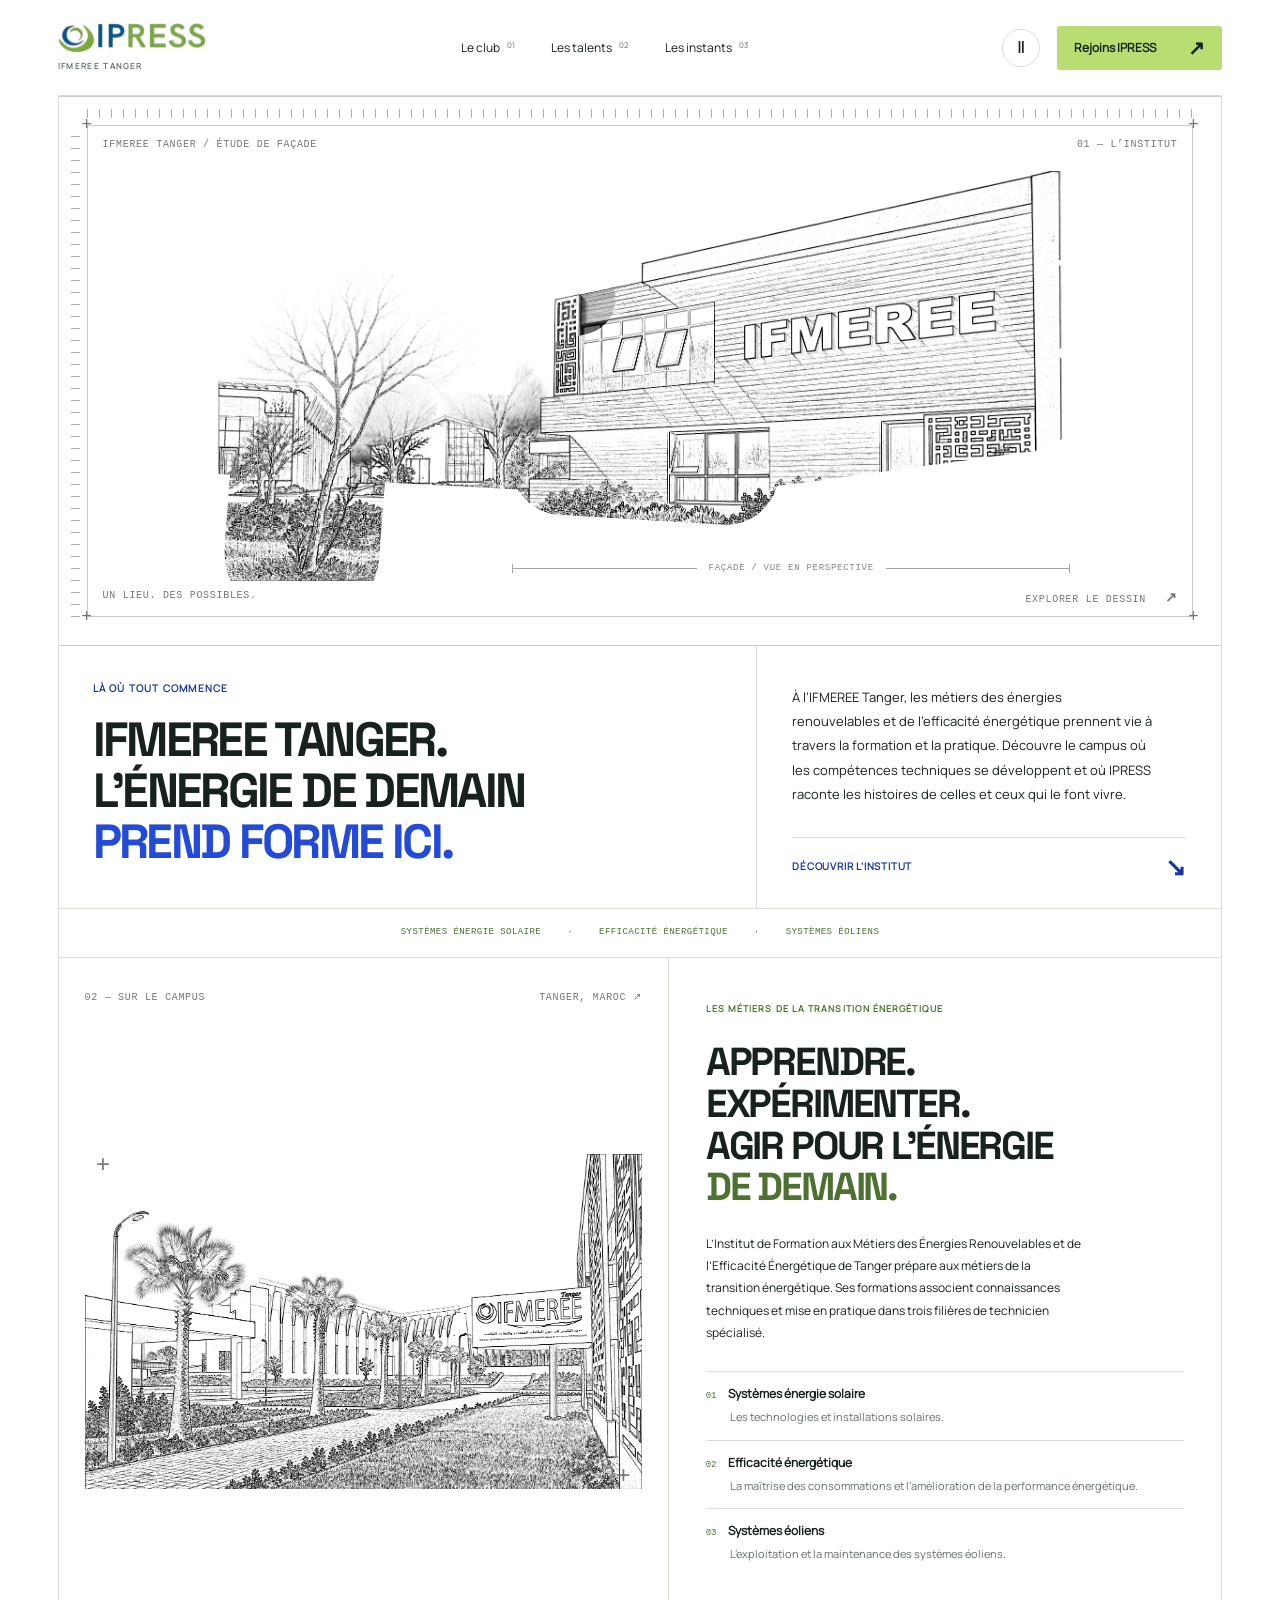
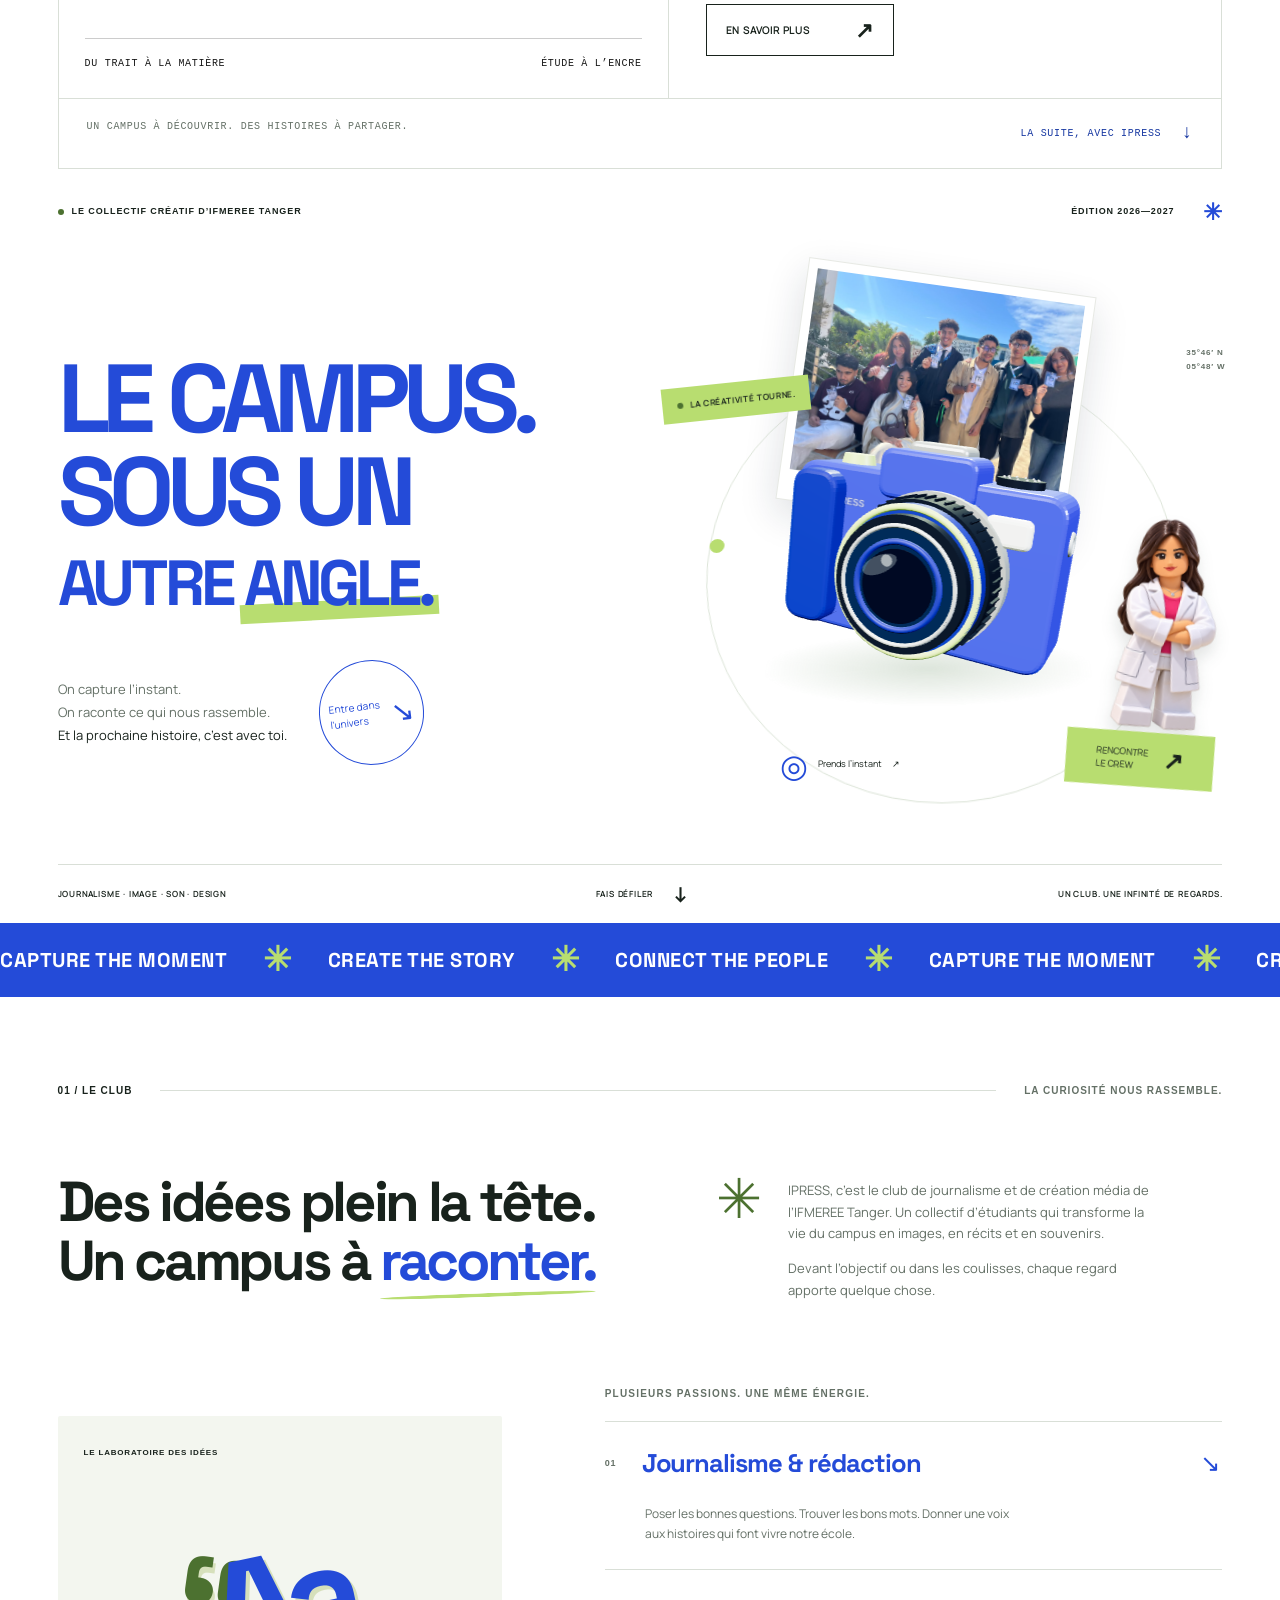
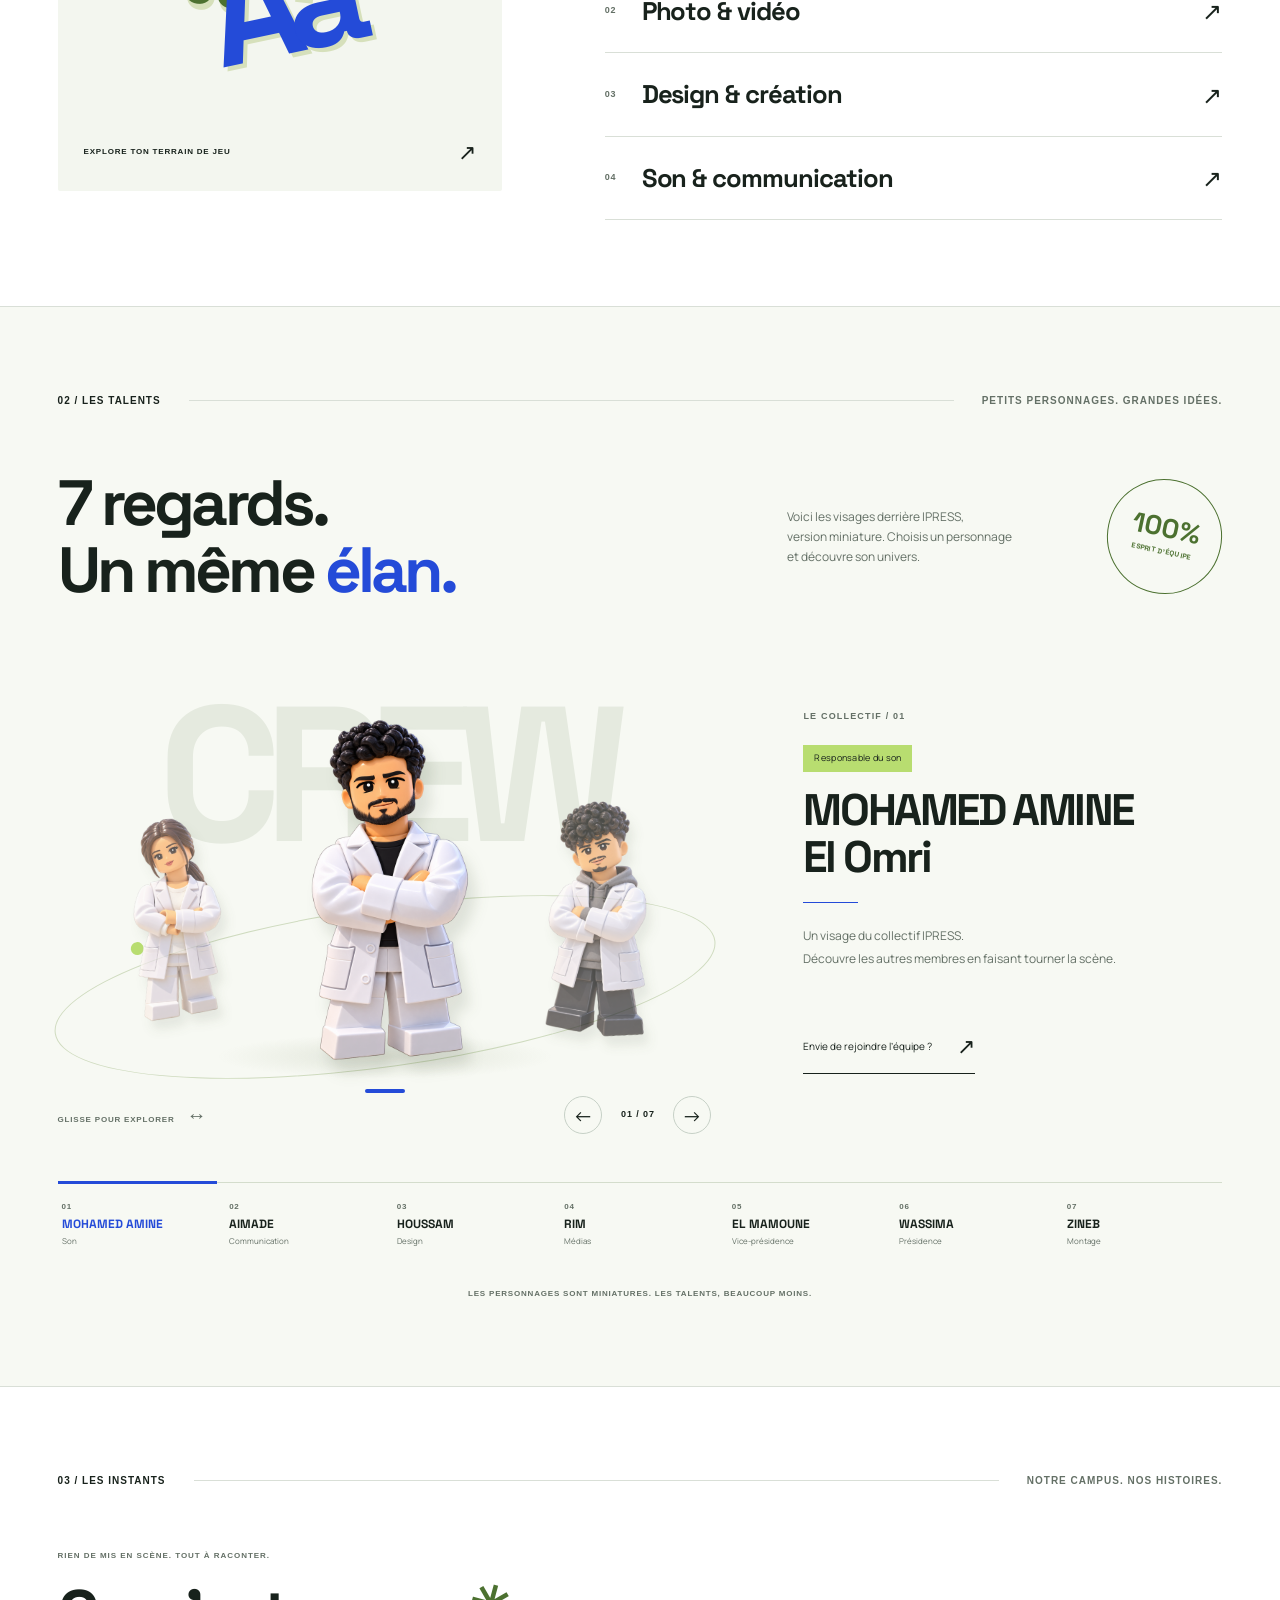
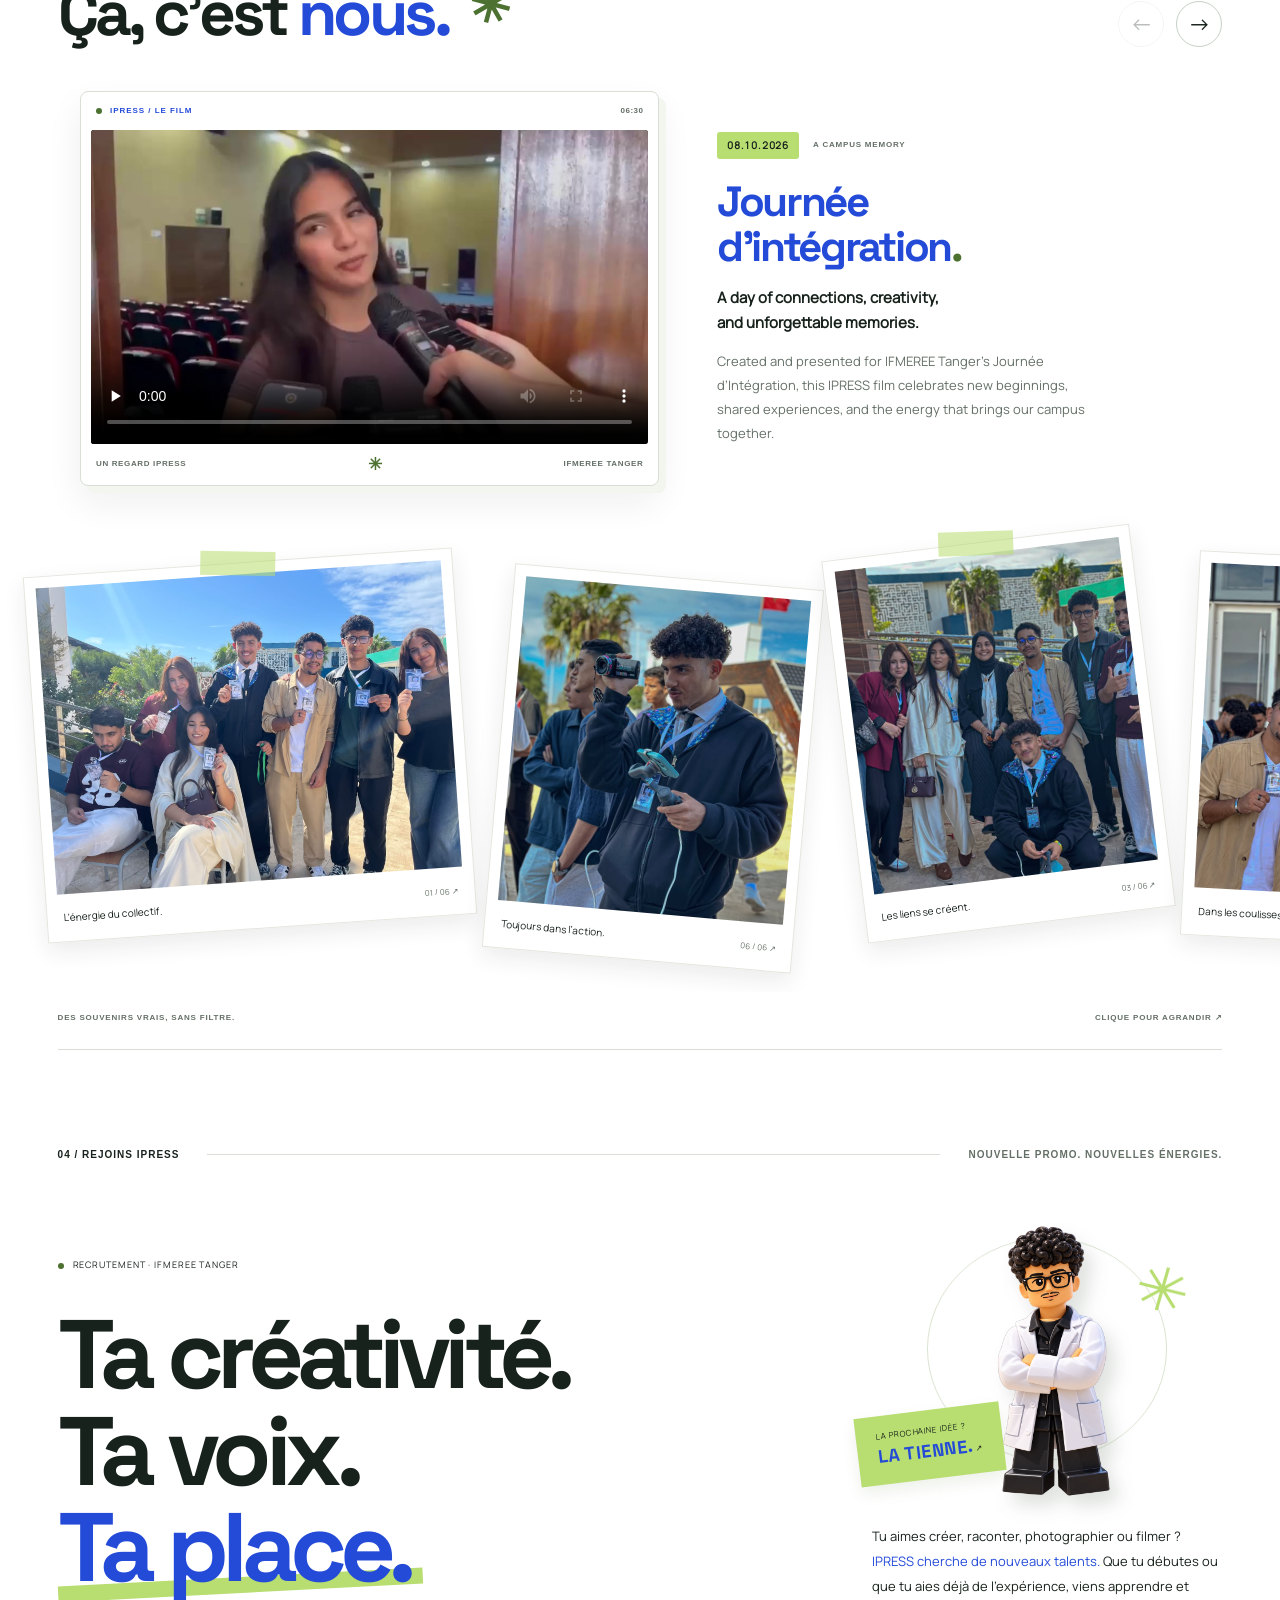
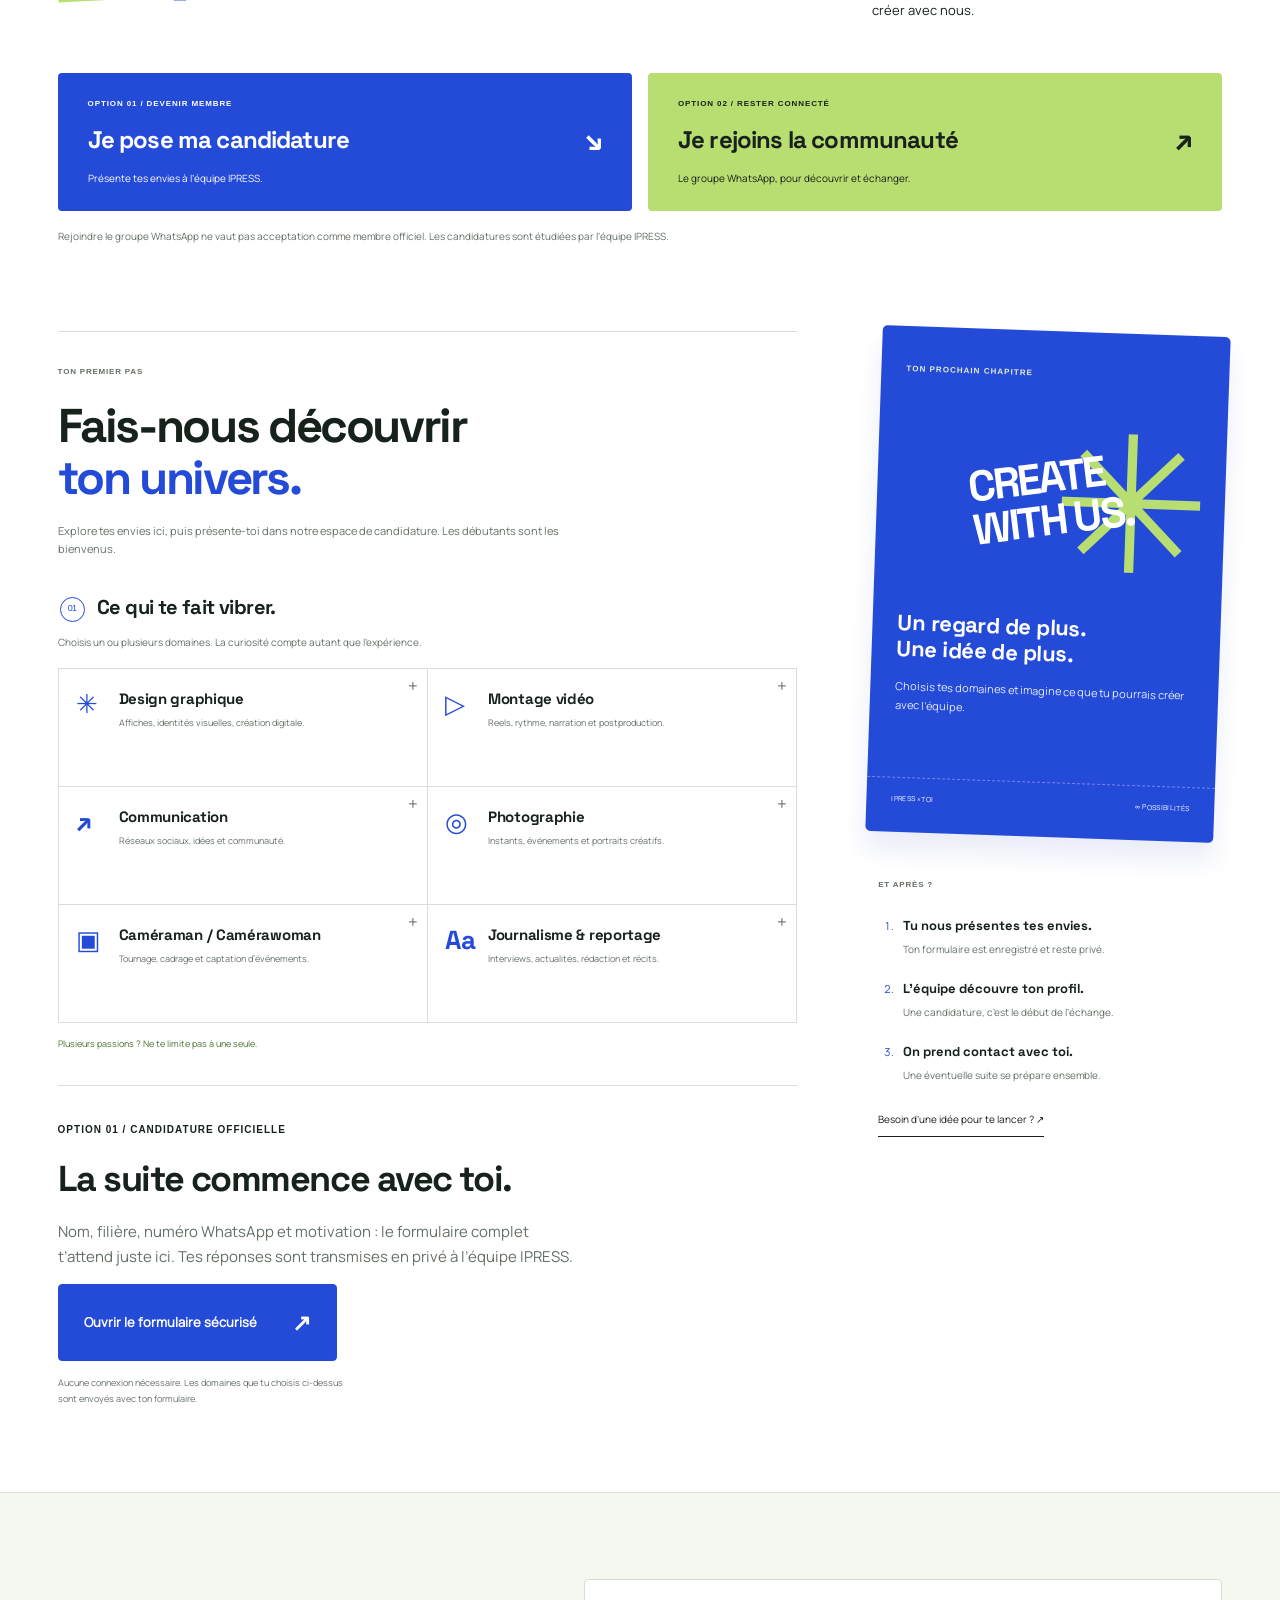
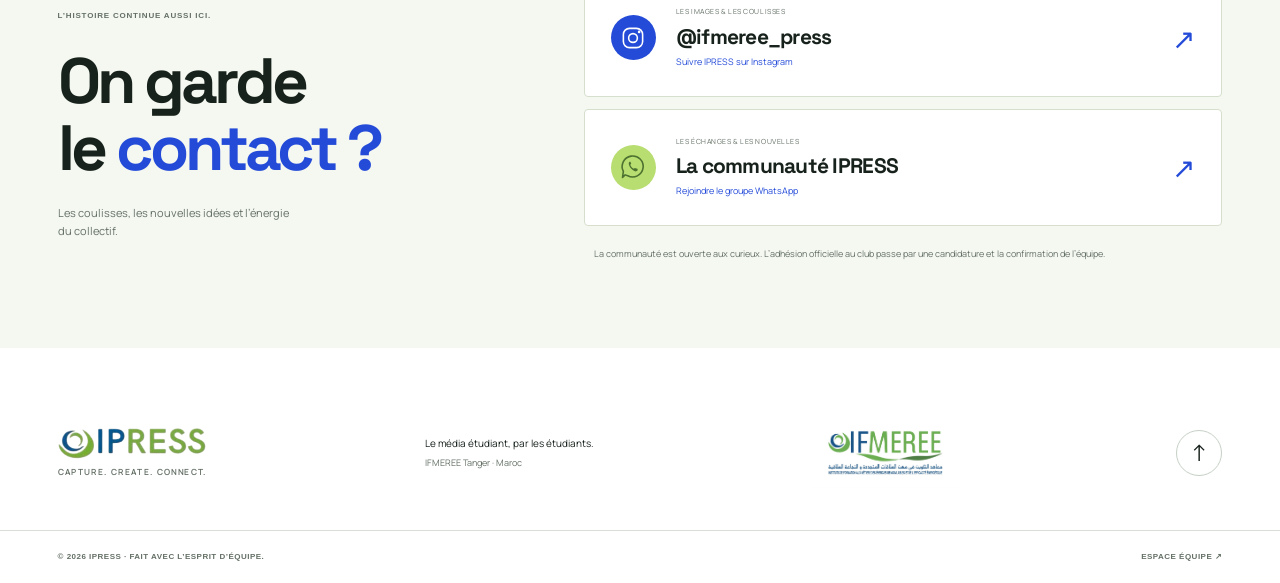
<file: index.html>
<!doctype html>
<html lang="fr">
<head>
  <meta charset="UTF-8">
  <meta name="viewport" content="width=device-width,initial-scale=1">
  <meta name="theme-color" content="#ffffff">
  <meta name="description" content="Découvre IPRESS à l’IFMEREE Tanger : journalisme, photo, vidéo et design. Rencontre l’équipe et candidate pour rejoindre le club.">
  <meta property="og:title" content="IPRESS — Le campus sous un autre angle">
  <meta property="og:description" content="Des idées, des images et surtout des gens. Entre dans l’univers créatif d’IPRESS à l’IFMEREE Tanger.">
  <meta property="og:type" content="website">
  <meta property="og:image" content="crew.jpg">
  <title>IPRESS — Le campus sous un autre angle</title>
  <link rel="icon" href="favicon.svg" type="image/svg+xml">
  <link rel="preload" href="space-bold.ttf" as="font" type="font/ttf" crossorigin>
  <link rel="preload" href="manrope.ttf" as="font" type="font/ttf" crossorigin>
  <link rel="stylesheet" href="styles.css?v=images-20261018">
  <link rel="stylesheet" href="recruitment.css">
  <link rel="stylesheet" href="pages.css?v=images-20261018">
  <link rel="stylesheet" href="media.css">
  <link rel="stylesheet" href="motion.css">
  <link rel="stylesheet" href="ifmeree-intro.css?v=ink-v3-20261018">
  <link rel="preload" href="ifmeree-facade-shaded.png" as="image">
  <link rel="preload" href="ifmeree-facade-outline.png" as="image">
  <script>
    /* A bounded enhancement guard: a blocked script leaves a complete illustration. */
    (() => {
      try {
        const saved = sessionStorage.getItem('ipress-motion');
        const reduce = saved === 'reduce' || (saved !== 'full' && matchMedia('(prefers-reduced-motion: reduce)').matches);
        if (!reduce && !location.hash) {
          document.documentElement.classList.add('ifm-motion-pending');
          window.__ifmBootTimer = setTimeout(() => {
            window.__ifmBootExpired = true;
            document.documentElement.classList.remove('ifm-motion-pending');
            document.documentElement.classList.add('ifm-art-fallback');
          }, 4000);
        }
      } catch (_) { /* Storage or scripting restrictions keep static artwork usable. */ }
    })();
  </script>

  <script src="app.js?v=images-20261018" defer></script>
  <script src="media.js?v=images-20261018" defer></script>
  <script src="recruitment.js" defer></script>
  <script src="application.js" defer></script>
  <script src="motion.js" defer></script>
  <script src="ifmeree-art.js?v=ink-v3-20261018" defer></script>
  <script src="ifmeree-intro.js?v=ink-v3-20261018" defer></script>
  <script type="module" src="scene.js?v=images-20261018"></script>
</head>
<body>
  <a class="skip-link" href="#main">Aller au contenu</a>
  <div class="reading-progress" aria-hidden="true"></div>
  <header class="header">
    <a class="brand" href="#home" aria-label="IPRESS, accueil"><img src="ipress.png" alt="IPRESS" width="148" height="31"><span>IFMEREE TANGER</span></a>
    <nav class="desktop-nav" aria-label="Navigation principale"><a href="#club">Le club<span>01</span></a><a href="#team">Les talents<span>02</span></a><a href="#moments">Les instants<span>03</span></a></nav>
    <div class="header-actions"><button class="motion-toggle" type="button" aria-pressed="false" aria-label="Réduire les animations" title="Réduire les animations"><span class="pause-icon" aria-hidden="true">Ⅱ</span></button><a class="join-link" href="#join">Rejoins IPRESS <span aria-hidden="true">↗</span></a><button class="menu-toggle" aria-expanded="false" aria-controls="mobile-nav" aria-label="Ouvrir le menu"><span></span><span></span></button></div>
    <nav class="mobile-nav" id="mobile-nav" aria-label="Navigation mobile" hidden><a href="#club">01 / Le club</a><a href="#team">02 / Les talents</a><a href="#moments">03 / Les instants</a><a href="#join">04 / Recrutement ↗</a></nav>
  </header>
  <main id="main">
    <!-- IFMEREE introduction: isolated from the original IPRESS sections. -->
    <div class="ifmeree-intro">
      <section class="ifm-opening" aria-labelledby="ifm-title">
        <div class="ifm-drawing" data-ifm-drawing>
          <div class="ifm-ruler ifm-ruler-top" aria-hidden="true"></div>
          <div class="ifm-ruler ifm-ruler-left" aria-hidden="true"></div>
          <div class="ifm-drawing-meta ifm-technical" aria-hidden="true"><span>IFMEREE TANGER / ÉTUDE DE FAÇADE</span><span>01 — L’INSTITUT</span></div>
          <div class="ifm-facade-wrap">
<img class="ifm-static-art" src="ifmeree-facade-shaded.png" width="1799" height="874" alt="Illustration à l’encre de la façade de l’IFMEREE Tanger" decoding="async" fetchpriority="high">
<svg xmlns="http://www.w3.org/2000/svg" class="ifm-architectural-svg ifm-facade-svg" data-artwork="facade" viewBox="0 0 1799 874" role="img" aria-labelledby="facade-title facade-desc">
<title id="facade-title">La façade de l’IFMEREE Tanger, dessinée à l’encre</title><desc id="facade-desc">Vitrages en retrait, motifs architecturaux, lettres IFMEREE et arbres aux branches fines. Illustration en noir et blanc.</desc>
<defs><mask id="facade-line-mask" maskUnits="userSpaceOnUse" x="0" y="0" width="1799" height="874" style="mask-type:luminance"><path class="ifm-brush" data-family="roof" data-from="0.0000" data-to="0.2800" data-width="150" d="M690 295 L1799 0" pathLength="1" fill="none" stroke="#fff" stroke-width="150" stroke-linecap="round" stroke-linejoin="round"/><path class="ifm-brush" data-family="facade" data-from="0.0800" data-to="0.6700" data-width="225" d="M1770 80 L735 340 L1725 290 L735 480 L1725 485 L735 620 L1725 680 L750 780" pathLength="1" fill="none" stroke="#fff" stroke-width="225" stroke-linecap="round" stroke-linejoin="round"/><path class="ifm-brush" data-family="trees" data-from="0.2500" data-to="0.7600" data-width="330" d="M180 810 Q200 530 220 280 L450 280 Q280 420 40 250 L10 500 L580 650" pathLength="1" fill="none" stroke="#fff" stroke-width="330" stroke-linecap="round" stroke-linejoin="round"/><path class="ifm-brush" data-family="context" data-from="0.3400" data-to="0.7900" data-width="200" d="M-100 540 L680 580 L-100 700 L680 740" pathLength="1" fill="none" stroke="#fff" stroke-width="200" stroke-linecap="round" stroke-linejoin="round"/><path class="ifm-brush" data-family="ground" data-from="0.6400" data-to="0.9200" data-width="290" d="M-150 850 Q750 750 1940 870" pathLength="1" fill="none" stroke="#fff" stroke-width="290" stroke-linecap="round" stroke-linejoin="round"/><path class="ifm-brush" data-family="fine" data-from="0.7400" data-to="1.0000" data-width="1200" d="M-600 440 L2400 440" pathLength="1" fill="none" stroke="#fff" stroke-width="1200" stroke-linecap="round" stroke-linejoin="round"/></mask><mask id="facade-shade-mask" maskUnits="userSpaceOnUse" x="0" y="0" width="1799" height="874" style="mask-type:luminance"><path class="ifm-brush" data-family="roof" data-from="0.4400" data-to="0.5968" data-width="150" d="M690 295 L1799 0" pathLength="1" fill="none" stroke="#fff" stroke-width="150" stroke-linecap="round" stroke-linejoin="round"/><path class="ifm-brush" data-family="facade" data-from="0.4800" data-to="0.8152" data-width="225" d="M1770 80 L735 340 L1725 290 L735 480 L1725 485 L735 620 L1725 680 L750 780" pathLength="1" fill="none" stroke="#fff" stroke-width="225" stroke-linecap="round" stroke-linejoin="round"/><path class="ifm-brush" data-family="trees" data-from="0.5650" data-to="0.8656" data-width="330" d="M180 810 Q200 530 220 280 L450 280 Q280 420 40 250 L10 500 L580 650" pathLength="1" fill="none" stroke="#fff" stroke-width="330" stroke-linecap="round" stroke-linejoin="round"/><path class="ifm-brush" data-family="context" data-from="0.6100" data-to="0.8824" data-width="200" d="M-100 540 L680 580 L-100 700 L680 740" pathLength="1" fill="none" stroke="#fff" stroke-width="200" stroke-linecap="round" stroke-linejoin="round"/><path class="ifm-brush" data-family="ground" data-from="0.7600" data-to="0.9552" data-width="290" d="M-150 850 Q750 750 1940 870" pathLength="1" fill="none" stroke="#fff" stroke-width="290" stroke-linecap="round" stroke-linejoin="round"/><path class="ifm-brush" data-family="fine" data-from="0.8100" data-to="1.0000" data-width="1200" d="M-600 440 L2400 440" pathLength="1" fill="none" stroke="#fff" stroke-width="1200" stroke-linecap="round" stroke-linejoin="round"/></mask></defs>
<image href="ifmeree-facade-outline.png" width="1799" height="874" mask="url(#facade-line-mask)"/>
<image href="ifmeree-facade-shaded.png" width="1799" height="874" mask="url(#facade-shade-mask)"/>
</svg>
          </div>
          <div class="ifm-dimension" aria-hidden="true"><i></i><span>FAÇADE / VUE EN PERSPECTIVE</span><i></i></div>
          <span class="ifm-cross ifm-cross-tl" aria-hidden="true">+</span><span class="ifm-cross ifm-cross-tr" aria-hidden="true">+</span>
          <span class="ifm-cross ifm-cross-bl" aria-hidden="true">+</span><span class="ifm-cross ifm-cross-br" aria-hidden="true">+</span>
          <div class="ifm-pointer" aria-hidden="true"><span class="ifm-guide-x"></span><span class="ifm-guide-y"></span><span class="ifm-pointer-cross"></span><span class="ifm-pointer-readout ifm-technical">X 000 PX · Y 000 PX</span></div>
          <div class="ifm-drawing-foot ifm-technical" aria-hidden="true"><span>UN LIEU. DES POSSIBLES.</span><span class="ifm-pointer-hint">EXPLORER LE DESSIN <b>↗</b></span></div>
        </div>
        <div class="ifm-title-band">
          <div class="ifm-title-cell"><p class="ifm-eyebrow">LÀ OÙ TOUT COMMENCE</p><h2 id="ifm-title">IFMEREE TANGER.<br>L’ÉNERGIE DE DEMAIN<br><span>PREND FORME ICI.</span></h2></div>
          <div class="ifm-introduction"><p>À l’IFMEREE Tanger, les métiers des énergies renouvelables et de l’efficacité énergétique prennent vie à travers la formation et la pratique. Découvre le campus où les compétences techniques se développent et où IPRESS raconte les histoires de celles et ceux qui le font vivre.</p><a class="ifm-discover-link" href="#ifmeree-discover">DÉCOUVRIR L’INSTITUT <span aria-hidden="true">↘</span></a></div>
        </div>
        <div class="ifm-subjects" aria-label="Les domaines de formation"><span>SYSTÈMES ÉNERGIE SOLAIRE</span><i aria-hidden="true">·</i><span>EFFICACITÉ ÉNERGÉTIQUE</span><i aria-hidden="true">·</i><span>SYSTÈMES ÉOLIENS</span></div>
      </section>
      <section class="ifm-discover" id="ifmeree-discover" aria-labelledby="ifm-discover-title">
        <div class="ifm-campus-panel">
          <div class="ifm-panel-top ifm-technical"><span>02 — SUR LE CAMPUS</span><span aria-hidden="true">TANGER, MAROC ↗</span></div>
          <div class="ifm-campus-art" data-ifm-campus>
<span class="ifm-static-circle" aria-hidden="true"></span><img class="ifm-static-art" src="ifmeree-campus-shaded.png" width="1616" height="973" alt="Illustration à l’encre de l’allée et des palmiers de l’IFMEREE Tanger" decoding="async">
<svg xmlns="http://www.w3.org/2000/svg" class="ifm-architectural-svg ifm-campus-svg" data-artwork="campus" viewBox="0 0 1616 973" role="img" aria-labelledby="campus-title campus-desc">
<title id="campus-title">Le campus de l’IFMEREE Tanger, du trait à la matière</title><desc id="campus-desc">Allée, palmiers, façades et enseigne en noir et blanc. Un cercle vert apparaît derrière les bâtiments pendant la révélation des ombres.</desc>
<defs>
<filter id="campus-edge-grain" filterUnits="userSpaceOnUse" x="-90" y="-110" width="1796" height="320" color-interpolation-filters="sRGB">
<feTurbulence type="fractalNoise" baseFrequency=".035 .05" numOctaves="3" seed="5" result="noise"/>
<feDisplacementMap in="SourceGraphic" in2="noise" scale="44" xChannelSelector="R" yChannelSelector="G"/>
<feGaussianBlur stdDeviation="1.2"/>
<feComponentTransfer><feFuncA type="linear" slope="4" intercept="-1.4"/></feComponentTransfer>
</filter>
<mask id="campus-ink-mask" maskUnits="userSpaceOnUse" x="0" y="0" width="1616" height="973" style="mask-type:luminance">
<g class="ifm-develop-front" transform="translate(0 1200)">
<path d="M-90 -1600H1706V-45H-90Z" fill="#fff"/>
<path d="M-90 -85H1706V0Q808 200 -90 0Z" fill="#fff" filter="url(#campus-edge-grain)"/>
</g></mask>
</defs>
<g mask="url(#campus-ink-mask)"><circle class="ifm-architectural-circle" cx="1050" cy="284" r="255" fill="#B8DD70"/></g>
<image href="ifmeree-campus-outline.png" width="1616" height="973"/>
<image href="ifmeree-campus-shaded.png" width="1616" height="973" mask="url(#campus-ink-mask)"/>
</svg>
            <span class="ifm-campus-cross ifm-campus-cross-a" aria-hidden="true">+</span><span class="ifm-campus-cross ifm-campus-cross-b" aria-hidden="true">+</span>
          </div>
          <div class="ifm-campus-caption"><span class="ifm-technical">DU TRAIT À LA MATIÈRE</span><span class="ifm-technical">ÉTUDE À L’ENCRE</span></div>
        </div>
        <div class="ifm-editorial">
          <p class="ifm-eyebrow">LES MÉTIERS DE LA TRANSITION ÉNERGÉTIQUE</p>
          <h2 id="ifm-discover-title">APPRENDRE.<br>EXPÉRIMENTER.<br>AGIR POUR L’ÉNERGIE<br><span>DE DEMAIN.</span></h2>
          <p class="ifm-editorial-copy">L’Institut de Formation aux Métiers des Énergies Renouvelables et de l’Efficacité Énergétique de Tanger prépare aux métiers de la transition énergétique. Ses formations associent connaissances techniques et mise en pratique dans trois filières de technicien spécialisé.</p>
          <dl class="ifm-fields">
            <div><dt><span aria-hidden="true">01</span>Systèmes énergie solaire</dt><dd>Les technologies et installations solaires.</dd></div>
            <div><dt><span aria-hidden="true">02</span>Efficacité énergétique</dt><dd>La maîtrise des consommations et l’amélioration de la performance énergétique.</dd></div>
            <div><dt><span aria-hidden="true">03</span>Systèmes éoliens</dt><dd>L’exploitation et la maintenance des systèmes éoliens.</dd></div>
          </dl>
          <a class="ifm-info-link" href="https://ifmeree.ac.ma/" target="_blank" rel="noopener noreferrer" aria-label="En savoir plus sur le site officiel IFMEREE (nouvel onglet)">EN SAVOIR PLUS <span aria-hidden="true">↗</span></a>
        </div>
      </section>
      <div class="ifm-handoff ifm-technical"><span>UN CAMPUS À DÉCOUVRIR. DES HISTOIRES À PARTAGER.</span><a href="#home" aria-label="Entrer dans l’univers IPRESS">LA SUITE, AVEC IPRESS <span aria-hidden="true">↓</span></a></div>
    </div>

    <section class="hero" id="home" aria-labelledby="hero-heading">
      <div class="hero-topline"><span class="eyebrow"><i class="live-dot" aria-hidden="true"></i> LE COLLECTIF CRÉATIF D’IFMEREE TANGER</span><span class="mono hero-edition">ÉDITION 2026—2027 <span class="tiny-star">✳</span></span></div>
      <div class="hero-content">
        <div class="hero-copy"><h1 id="hero-heading"><span>LE CAMPUS.</span><span>SOUS UN</span><span class="angle-line">AUTRE <em>ANGLE.</em></span></h1><div class="hero-bottom"><p>On capture l’instant.<br>On raconte ce qui nous rassemble.<br><strong>Et la prochaine histoire, c’est avec toi.</strong></p><a class="round-link" href="#club" aria-label="Découvrir le club"><span>Entre dans<br>l’univers</span><b aria-hidden="true">↘</b></a></div></div>
        <div class="hero-art" aria-label="Studio créatif IPRESS">
          <div class="orbital-ring" aria-hidden="true"></div>
          <button class="hero-photo hero-photo-back" data-photo="0" aria-label="Ouvrir la photographie de l’équipe"><img src="crew.jpg" alt="L’équipe IPRESS réunie sur le campus" width="1280" height="960" fetchpriority="high"><span class="photo-caption">LES VRAIS GENS. LA VRAIE ÉNERGIE.</span></button>
          <div class="camera-stage" id="camera-stage"><div class="camera-fallback" aria-hidden="true"><div class="camera-bump"></div><div class="camera-body"><span>IPRESS</span><div class="camera-lens"><div></div></div><i></i></div></div><canvas id="camera-canvas" aria-hidden="true"></canvas></div>
          <span class="art-tag tag-record"><i class="live-dot"></i> LA CRÉATIVITÉ TOURNE.</span>
          <a class="hero-character" href="#team" aria-label="Découvrir les sept membres de l’équipe"><img src="rim.webp" alt="Un des personnages LEGO de l’équipe" width="640" height="960"><span>RENCONTRE<br>LE CREW <b>↗</b></span></a>
          <span class="art-coordinate mono" aria-hidden="true">35°46′ N<br>05°48′ W</span>
          <button class="shutter-control" id="shutter" type="button"><span class="shutter-icon" aria-hidden="true">◎</span> Prends l’instant <span aria-hidden="true">↗</span></button>
          <div class="shutter-flash" aria-hidden="true"></div><div class="snapshot-notice" role="status"></div>
        </div>
      </div>
      <div class="hero-foot"><span>JOURNALISME · IMAGE · SON · DESIGN</span><a href="#club">FAIS DÉFILER <span aria-hidden="true">↓</span></a><span>UN CLUB. UNE INFINITÉ DE REGARDS.</span></div>
    </section>
    <div class="ticker" aria-hidden="true"><div class="ticker-track"><span>CAPTURE THE MOMENT <b>✳</b> CREATE THE STORY <b>✳</b> CONNECT THE PEOPLE <b>✳</b></span><span>CAPTURE THE MOMENT <b>✳</b> CREATE THE STORY <b>✳</b> CONNECT THE PEOPLE <b>✳</b></span></div></div>

    <section class="club section-pad" id="club" aria-labelledby="club-title">
      <div class="section-label"><span class="mono">01 / LE CLUB</span><span class="hairline"></span><span class="mono">LA CURIOSITÉ NOUS RASSEMBLE.</span></div>
      <div class="manifesto reveal"><h2 id="club-title">Des idées plein la tête.<br>Un campus à <span class="underlined">raconter.</span></h2><div class="manifesto-aside"><span class="asterisk" aria-hidden="true">✳</span><p>IPRESS, c’est le club de journalisme et de création média de l’IFMEREE Tanger. Un collectif d’étudiants qui transforme la vie du campus en images, en récits et en souvenirs.</p><p>Devant l’objectif ou dans les coulisses, chaque regard apporte quelque chose.</p></div></div>
      <div class="discipline-explorer reveal">
        <div class="discipline-visual" aria-hidden="true"><span class="mono visual-top">LE LABORATOIRE DES IDÉES</span><div class="discipline-art" data-art="0"><div class="type-symbol">Aa<span>“</span></div></div><span class="visual-bottom mono">EXPLORE TON TERRAIN DE JEU <b>↗</b></span></div>
        <div class="disciplines"><p class="small-label">PLUSIEURS PASSIONS. UNE MÊME ÉNERGIE.</p>
          <div class="discipline active"><button aria-expanded="true" aria-controls="discipline-0"><span class="mono">01</span><h3>Journalisme & rédaction</h3><b aria-hidden="true">↗</b></button><div id="discipline-0" class="discipline-description"><p>Poser les bonnes questions. Trouver les bons mots. Donner une voix aux histoires qui font vivre notre école.</p></div></div>
          <div class="discipline"><button aria-expanded="false" aria-controls="discipline-1"><span class="mono">02</span><h3>Photo & vidéo</h3><b aria-hidden="true">↗</b></button><div id="discipline-1" class="discipline-description" hidden><p>Un regard, un cadrage, un déclic. Capter l’énergie des événements et transformer un instant en souvenir.</p><button type="button" class="discipline-original-photo" data-photo="15" aria-label="Agrandir : Deux membres d’IPRESS préparent une captation sur le campus."><img src="photo-video-original.jpg" alt="Deux membres d’IPRESS préparent une captation sur le campus." width="720" height="960" loading="lazy" decoding="async"><span class="media-photo-open" aria-hidden="true">↗</span></button></div></div>
          <div class="discipline"><button aria-expanded="false" aria-controls="discipline-2"><span class="mono">03</span><h3>Design & création</h3><b aria-hidden="true">↗</b></button><div id="discipline-2" class="discipline-description" hidden><p>Faire dialoguer les couleurs, les formes et les idées. Créer une identité visuelle qui raconte déjà quelque chose.</p></div></div>
          <div class="discipline"><button aria-expanded="false" aria-controls="discipline-3"><span class="mono">04</span><h3>Son & communication</h3><b aria-hidden="true">↗</b></button><div id="discipline-3" class="discipline-description" hidden><p>Faire entendre les voix, donner du rythme aux contenus et faire circuler les idées pour rassembler le campus.</p><button type="button" class="discipline-original-photo" data-photo="14" aria-label="Agrandir : Un membre du club travaille à la régie son devant la console et l’ordinateur."><img src="sound-communication-original.jpg" alt="Un membre du club travaille à la régie son devant la console et l’ordinateur." width="1536" height="2048" loading="lazy" decoding="async"><span class="media-photo-open" aria-hidden="true">↗</span></button></div></div>
        </div>
      </div>
    </section>

    <section class="team section-pad" id="team" aria-labelledby="team-title">
      <div class="section-label"><span class="mono">02 / LES TALENTS</span><span class="hairline"></span><span class="mono">PETITS PERSONNAGES. GRANDES IDÉES.</span></div>
      <div class="team-heading reveal"><h2 id="team-title">7 regards.<br>Un même <em>élan.</em></h2><p>Voici les visages derrière IPRESS,<br>version miniature. Choisis un personnage<br>et découvre son univers.</p><span class="team-stamp" aria-hidden="true">100%<br><small>ESPRIT D’ÉQUIPE</small></span></div>
      <div class="team-experience">
        <div class="team-stage" tabindex="0" role="region" aria-label="Scène de l’équipe. Utilisez les flèches gauche et droite pour changer de membre.">
          <span class="stage-word" aria-hidden="true">CREW</span><div class="stage-orbit" aria-hidden="true"></div><div class="stage-floor" aria-hidden="true"></div>
          <div class="characters" id="characters"></div>
          <div class="stage-bottom"><span class="mono">GLISSE POUR EXPLORER <span aria-hidden="true">↔</span></span><div class="team-arrows"><button id="team-prev" class="circle-button" aria-label="Membre précédent">←</button><span class="mono" id="team-counter">01 / 07</span><button id="team-next" class="circle-button" aria-label="Membre suivant">→</button></div></div>
        </div>
        <div class="member-profile" aria-live="polite" aria-atomic="true"><div class="member-index mono">LE COLLECTIF / <span id="member-number">01</span></div><span id="member-role" class="role-label">Responsable du son</span><h3 id="member-name">MOHAMED AMINE<br>El Omri</h3><div class="profile-line"></div><p class="member-intro">Un visage du collectif IPRESS.<br>Découvre les autres membres en faisant tourner la scène.</p><a href="#apply" class="text-link">Envie de rejoindre l’équipe ? <span aria-hidden="true">↗</span></a></div>
      </div>
      <div class="crew-selector" id="crew-selector" role="group" aria-label="Choisir un membre"></div>
      <p class="team-note mono">LES PERSONNAGES SONT MINIATURES. LES TALENTS, BEAUCOUP MOINS.</p>
      <noscript><p>MOHAMED AMINE El Omri — Son · AIMADE Oukessou — Communication · HOUSSAM Assaoui — Design · RIM Ammerti — Médias · EL MAMOUNE Beneladem — Vice-président · WASSIMA El Fakir — Présidente · ZINEB El Kenz — Montage.</p></noscript>
    </section>

    <section class="moments section-pad" id="moments" aria-labelledby="moments-title">
      <div class="section-label"><span class="mono">03 / LES INSTANTS</span><span class="hairline"></span><span class="mono">NOTRE CAMPUS. NOS HISTOIRES.</span></div>
      <div class="moments-heading reveal"><div><p class="small-label">RIEN DE MIS EN SCÈNE. TOUT À RACONTER.</p><h2 id="moments-title">Ça, c’est <em>nous.</em><span class="little-star" aria-hidden="true">✳</span></h2></div><div class="gallery-navigation"><button class="circle-button" id="gallery-prev" aria-label="Photos précédentes">←</button><button class="circle-button" id="gallery-next" aria-label="Photos suivantes">→</button></div></div>
      <article class="ipress-film reveal" aria-labelledby="ipress-film-title">
        <div class="ipress-film-frame">
          <div class="ipress-film-topline mono"><span><i aria-hidden="true"></i> IPRESS / LE FILM</span><span>06:30</span></div>
          <video controls playsinline preload="none" poster="ipress-film-poster.jpg" width="1024" height="576" aria-label="Vidéo des rencontres et activités IPRESS" aria-describedby="ipress-film-description"><source src="ipress-film.mp4" type="video/mp4"><a href="ipress-film.mp4">Lire la vidéo IPRESS</a></video>
          <div class="ipress-film-credit mono"><span>UN REGARD IPRESS</span><span aria-hidden="true">✳</span><span>IFMEREE TANGER</span></div>
        </div>
        <div class="ipress-film-copy">
          <div class="ipress-film-meta"><time datetime="2026-10-08">08.10.2026</time><span class="mono" lang="en">A CAMPUS MEMORY</span></div>
          <h3 id="ipress-film-title">Journée<br>d’intégration<span aria-hidden="true">.</span></h3>
          <p class="ipress-film-intro" lang="en">A day of connections, creativity,<br class="ipress-film-break"> and unforgettable memories.</p>
          <p class="ipress-film-description" id="ipress-film-description" lang="en">Created and presented for IFMEREE Tanger’s Journée d’Intégration, this IPRESS film celebrates new beginnings, shared experiences, and the energy that brings our campus together.</p>
        </div>
      </article>
      <div class="photo-wall" id="photo-wall" tabindex="0" role="region" aria-label="Galerie de photographies. Faites défiler horizontalement.">
        <button class="memory memory-landscape" data-photo="0"><span class="tape" aria-hidden="true"></span><img src="crew.jpg" alt="Des membres d’IPRESS présentent leurs badges sur le campus" width="1280" height="960" loading="lazy"><span class="memory-caption"><b>L’énergie du collectif.</b><span>01 / 06 ↗</span></span></button>
        <button class="memory memory-portrait" data-photo="5"><img src="action.jpg" alt="Deux membres de l’équipe avec un appareil photo et du matériel" width="720" height="960" loading="lazy"><span class="memory-caption"><b>Toujours dans l’action.</b><span>06 / 06 ↗</span></span></button>
        <button class="memory memory-portrait" data-photo="2"><span class="tape" aria-hidden="true"></span><img src="together.jpg" alt="Des membres réunis en extérieur devant l’école" width="720" height="960" loading="lazy"><span class="memory-caption"><b>Les liens se créent.</b><span>03 / 06 ↗</span></span></button>
        <button class="memory memory-portrait" data-photo="3"><img src="badges.jpg" alt="Trois membres IPRESS montrent leurs badges et leur matériel" width="720" height="960" loading="lazy"><span class="memory-caption"><b>Dans les coulisses.</b><span>04 / 06 ↗</span></span></button>
        <button class="memory memory-portrait" data-photo="4"><span class="tape" aria-hidden="true"></span><img src="welcome.jpg" alt="Le groupe réuni autour d’une table sur le campus" width="720" height="960" loading="lazy"><span class="memory-caption"><b>Le plaisir d’être ensemble.</b><span>05 / 06 ↗</span></span></button>
        <button class="memory memory-portrait" data-photo="1"><img src="campus.jpg" alt="Grande photographie de groupe devant l’entrée de l’IFMEREE" width="1536" height="2048" loading="lazy"><span class="memory-caption"><b>Un campus qui rassemble.</b><span>02 / 06 ↗</span></span></button>
        <button type="button" class="memory memory-portrait media-memory" data-photo="6" aria-label="Agrandir : Des étudiants échangent en petits groupes autour de tables."><span class="tape" aria-hidden="true"></span><img src="event-01.jpg" alt="Des étudiants échangent en petits groupes autour de tables." width="900" height="1600" loading="lazy" decoding="async"><span class="memory-caption"><b>Des étudiants échangent en petits groupes autour de tables.</b><span aria-hidden="true">↗</span></span></button>
        <button type="button" class="memory memory-portrait media-memory" data-photo="7" aria-label="Agrandir : Présentation devant les étudiants dans l’amphithéâtre."><img src="event-02.jpg" alt="Présentation devant les étudiants dans l’amphithéâtre." width="1600" height="1600" loading="lazy" decoding="async"><span class="memory-caption"><b>Présentation devant les étudiants dans l’amphithéâtre.</b><span aria-hidden="true">↗</span></span></button>
        <button type="button" class="memory memory-portrait media-memory" data-photo="8" aria-label="Agrandir : Échange entre étudiants autour d’une table."><span class="tape" aria-hidden="true"></span><img src="event-03.jpg" alt="Échange entre étudiants autour d’une table." width="960" height="1280" loading="lazy" decoding="async"><span class="memory-caption"><b>Échange entre étudiants autour d’une table.</b><span aria-hidden="true">↗</span></span></button>
        <button type="button" class="memory memory-portrait media-memory" data-photo="9" aria-label="Agrandir : Des participants suivent une présentation dans l’amphithéâtre."><img src="event-04.jpg" alt="Des participants suivent une présentation dans l’amphithéâtre." width="960" height="960" loading="lazy" decoding="async"><span class="memory-caption"><b>Des participants suivent une présentation dans l’amphithéâtre.</b><span aria-hidden="true">↗</span></span></button>
        <button type="button" class="memory memory-landscape media-memory" data-photo="10" aria-label="Agrandir : Les étudiants réunis dans l’amphithéâtre."><span class="tape" aria-hidden="true"></span><img src="event-05.jpg" alt="Les étudiants réunis dans l’amphithéâtre." width="1280" height="960" loading="lazy" decoding="async"><span class="memory-caption"><b>Les étudiants réunis dans l’amphithéâtre.</b><span aria-hidden="true">↗</span></span></button>
        <button type="button" class="memory memory-portrait media-memory" data-photo="11" aria-label="Agrandir : Une participante prend la parole avec un microphone."><img src="event-06.jpg" alt="Une participante prend la parole avec un microphone." width="960" height="1280" loading="lazy" decoding="async"><span class="memory-caption"><b>Une participante prend la parole avec un microphone.</b><span aria-hidden="true">↗</span></span></button>
        <button type="button" class="memory memory-landscape media-memory" data-photo="12" aria-label="Agrandir : Cinq membres du collectif réunis lors d’un événement."><span class="tape" aria-hidden="true"></span><img src="event-07.jpg" alt="Cinq membres du collectif réunis lors d’un événement." width="1280" height="960" loading="lazy" decoding="async"><span class="memory-caption"><b>Cinq membres du collectif réunis lors d’un événement.</b><span aria-hidden="true">↗</span></span></button>
        <button type="button" class="memory memory-portrait media-memory" data-photo="13" aria-label="Agrandir : Une étudiante écrit au tableau."><img src="event-08.jpg" alt="Une étudiante écrit au tableau." width="960" height="1280" loading="lazy" decoding="async"><span class="memory-caption"><b>Une étudiante écrit au tableau.</b><span aria-hidden="true">↗</span></span></button>
      </div>
      <div class="gallery-foot mono"><span>DES SOUVENIRS VRAIS, SANS FILTRE.</span><span>CLIQUE POUR AGRANDIR <span aria-hidden="true">↗</span></span></div>
    </section>

    <section class="recruitment section-pad" id="join" aria-labelledby="join-title">
      <div class="section-label"><span class="mono">04 / REJOINS IPRESS</span><span class="hairline"></span><span class="mono">NOUVELLE PROMO. NOUVELLES ÉNERGIES.</span></div>
      <div class="recruitment-hero reveal"><div><span class="recruitment-kicker"><i class="live-dot" aria-hidden="true"></i> RECRUTEMENT · IFMEREE TANGER</span><h2 id="join-title">Ta créativité.<br>Ta voix.<br><em>Ta place.</em></h2></div><div class="recruitment-invitation"><div class="welcome-character" aria-hidden="true"><span class="welcome-orbit"></span><img src="houssam.webp" alt="" width="650" height="960" loading="lazy"><span class="welcome-note">LA PROCHAINE IDÉE ?<br><strong>LA TIENNE.</strong> ↗</span></div><p>Tu aimes créer, raconter, photographier ou filmer ? <strong>IPRESS cherche de nouveaux talents.</strong> Que tu débutes ou que tu aies déjà de l’expérience, viens apprendre et créer avec nous.</p></div></div>
      <div class="recruitment-paths reveal"><a class="path-primary" href="#apply"><span class="mono">OPTION 01 / DEVENIR MEMBRE</span><strong>Je pose ma candidature <b aria-hidden="true">↘</b></strong><small>Présente tes envies à l’équipe IPRESS.</small></a><a class="path-community" href="https://chat.whatsapp.com/GarYt66WwYnEFJseaH64WM?s=cl&amp;p=a&amp;mlu=4&amp;ilr=4" target="_blank" rel="noopener noreferrer"><span class="mono">OPTION 02 / RESTER CONNECTÉ</span><strong>Je rejoins la communauté <b aria-hidden="true">↗</b></strong><small>Le groupe WhatsApp, pour découvrir et échanger.</small></a></div>
      <p class="community-clarification">Rejoindre le groupe WhatsApp ne vaut pas acceptation comme membre officiel. Les candidatures sont étudiées par l’équipe IPRESS.</p>
      <div class="application-layout" id="apply"><div class="application-form-panel"><div class="form-heading"><span class="mono">TON PREMIER PAS</span><h3>Fais-nous découvrir<br><em>ton univers.</em></h3><p>Explore tes envies ici, puis présente-toi dans notre espace de candidature. Les débutants sont les bienvenus.</p></div>
<div id="interest-explorer"><fieldset class="creative-fields" aria-describedby="selection-feedback"><legend><span class="step-number">01</span> Ce qui te fait vibrer. </legend><p>Choisis un ou plusieurs domaines. La curiosité compte autant que l’expérience.</p><div class="creative-fields-grid">
            <label class="creative-choice"><input type="checkbox" name="interests" value="design"><span class="choice-symbol" aria-hidden="true">✳</span><span class="choice-content"><strong>Design graphique</strong><small>Affiches, identités visuelles, création digitale.</small></span><span class="choice-check" aria-hidden="true">+</span></label>
            <label class="creative-choice"><input type="checkbox" name="interests" value="editing"><span class="choice-symbol" aria-hidden="true">▷</span><span class="choice-content"><strong>Montage vidéo</strong><small>Reels, rythme, narration et postproduction.</small></span><span class="choice-check" aria-hidden="true">+</span></label>
            <label class="creative-choice"><input type="checkbox" name="interests" value="communication"><span class="choice-symbol" aria-hidden="true">↗</span><span class="choice-content"><strong>Communication</strong><small>Réseaux sociaux, idées et communauté.</small></span><span class="choice-check" aria-hidden="true">+</span></label>
            <label class="creative-choice"><input type="checkbox" name="interests" value="photography"><span class="choice-symbol" aria-hidden="true">◎</span><span class="choice-content"><strong>Photographie</strong><small>Instants, événements et portraits créatifs.</small></span><span class="choice-check" aria-hidden="true">+</span></label>
            <label class="creative-choice"><input type="checkbox" name="interests" value="camera"><span class="choice-symbol" aria-hidden="true">▣</span><span class="choice-content"><strong>Caméraman / Camérawoman</strong><small>Tournage, cadrage et captation d’événements.</small></span><span class="choice-check" aria-hidden="true">+</span></label>
            <label class="creative-choice"><input type="checkbox" name="interests" value="journalism"><span class="choice-symbol" aria-hidden="true">Aa</span><span class="choice-content"><strong>Journalisme & reportage</strong><small>Interviews, actualités, rédaction et récits.</small></span><span class="choice-check" aria-hidden="true">+</span></label>
          </div><p class="selection-feedback" id="selection-feedback" aria-live="polite">Plusieurs passions ? Ne te limite pas à une seule.</p></fieldset></div>
<div class="pages-application-handoff" id="candidature">
<span class="mono">OPTION 01 / CANDIDATURE OFFICIELLE</span><h4>La suite commence avec toi.</h4><p>Nom, filière, numéro WhatsApp et motivation : le formulaire complet t’attend juste ici. Tes réponses sont transmises en privé à l’équipe IPRESS.</p><button class="primary-button" type="button" id="open-application-form" aria-expanded="false" aria-controls="application-form">Ouvrir le formulaire sécurisé <span aria-hidden="true">↗</span></button><p class="field-hint">Aucune connexion nécessaire. Les domaines que tu choisis ci-dessus sont envoyés avec ton formulaire.</p>
<form class="application-form" id="application-form" data-access-key="445474e0-ca15-44ec-9a03-ffff786ab2e2" novalidate hidden>
<div class="form-grid">
<div class="field"><label for="app-name">Nom complet <span class="required-star">*</span></label><input id="app-name" name="name" type="text" autocomplete="name" maxlength="120" required><p class="field-error" id="err-name" aria-live="polite"></p></div>
<div class="field"><label for="app-track">Filière et année <span class="required-star">*</span></label><input id="app-track" name="filiere" type="text" maxlength="120" placeholder="Ex. SES102, 1re année" required><p class="field-error" id="err-track" aria-live="polite"></p></div>
<div class="field"><label for="app-whatsapp">Numéro WhatsApp <span class="required-star">*</span></label><input id="app-whatsapp" name="whatsapp" type="tel" inputmode="tel" autocomplete="tel" maxlength="30" placeholder="+212 6 00 00 00 00" required><p class="field-error" id="err-whatsapp" aria-live="polite"></p></div>
<div class="field"><label for="app-email">E-mail <span class="optional">FACULTATIF</span></label><input id="app-email" name="email" type="email" autocomplete="email" maxlength="160"><p class="field-error" id="err-email" aria-live="polite"></p></div>
</div>
<div class="field field-full"><label for="app-motivation">Ta motivation <span class="required-star">*</span></label><textarea id="app-motivation" name="motivation" rows="6" maxlength="1500" placeholder="Pourquoi IPRESS ? Qu’aimerais-tu y créer ou apprendre ?" required></textarea><p class="field-hint">Quelques lignes suffisent. Les débutants sont les bienvenus.</p><p class="field-error" id="err-motivation" aria-live="polite"></p></div>
<div class="hp-field" aria-hidden="true"><label>Ne pas remplir <input type="checkbox" name="botcheck" tabindex="-1" autocomplete="off"></label></div>
<div class="form-footer"><label class="consent-field"><input type="checkbox" name="consent" id="app-consent" required><span>J’accepte que ces informations soient transmises à l’équipe IPRESS pour étudier ma candidature. <b>*</b></span></label><p class="field-error" id="err-consent" aria-live="polite"></p>
<button class="primary-button" type="submit" id="app-submit"><span class="submit-label" style="font-size:inherit">Envoyer ma candidature</span> <span aria-hidden="true">↗</span></button><p class="form-status" id="form-status" role="status" aria-live="polite"></p></div>
</form>
</div>
</div><aside class="application-aside"><div class="creative-pass"><span class="mono">TON PROCHAIN CHAPITRE</span><div class="pass-art" aria-hidden="true"><span class="pass-spark">✳</span><span class="pass-word">CREATE<br>WITH US.</span></div><strong id="pass-title">Un regard de plus.<br>Une idée de plus.</strong><p id="pass-description">Choisis tes domaines et imagine ce que tu pourrais créer avec l’équipe.</p><div class="pass-bottom"><span>IPRESS × TOI</span><span id="pass-count">∞ POSSIBILITÉS</span></div></div><div class="application-next"><span class="mono">ET APRÈS ?</span><ol><li><strong>Tu nous présentes tes envies.</strong><span>Ton formulaire est enregistré et reste privé.</span></li><li><strong>L’équipe découvre ton profil.</strong><span>Une candidature, c’est le début de l’échange.</span></li><li><strong>On prend contact avec toi.</strong><span>Une éventuelle suite se prépare ensemble.</span></li></ol><button class="text-link" id="open-join" type="button">Besoin d’une idée pour te lancer ? ↗</button></div></aside></div>
    </section>
    <section class="community-section section-pad" id="community" aria-labelledby="community-title"><div class="community-heading"><span class="mono">L’HISTOIRE CONTINUE AUSSI ICI.</span><h2 id="community-title">On garde<br>le <em>contact ?</em></h2><p>Les coulisses, les nouvelles idées et l’énergie du collectif.</p></div><div class="social-portals"><a class="social-portal instagram-portal" href="https://www.instagram.com/ifmeree_press?dlrf=NndvZWU3cWVvNzVv" target="_blank" rel="noopener noreferrer"><span class="social-icon" aria-hidden="true"><svg viewBox="0 0 32 32" fill="none"><rect x="5" y="5" width="22" height="22" rx="7" stroke="currentColor" stroke-width="1.8"/><circle cx="16" cy="16" r="5" stroke="currentColor" stroke-width="1.8"/><circle cx="23" cy="9" r="1.5" fill="currentColor"/></svg></span><span><small>LES IMAGES & LES COULISSES</small><strong>@ifmeree_press</strong><em>Suivre IPRESS sur Instagram</em></span><b aria-hidden="true">↗</b></a><a class="social-portal whatsapp-portal" href="https://chat.whatsapp.com/GarYt66WwYnEFJseaH64WM?s=cl&amp;p=a&amp;mlu=4&amp;ilr=4" target="_blank" rel="noopener noreferrer"><span class="social-icon" aria-hidden="true"><svg viewBox="0 0 32 32" fill="none"><path d="M7 25 4 28l1-7a12 12 0 1 1 5 5Z" stroke="currentColor" stroke-width="1.8" stroke-linejoin="round"/><path d="M12 10c-3 2 2 10 7 11 2 0 3-2 2-3l-3-1-1 1c-2-1-4-3-4-5l1-1-1-2Z" fill="currentColor"/></svg></span><span><small>LES ÉCHANGES & LES NOUVELLES</small><strong>La communauté IPRESS</strong><em>Rejoindre le groupe WhatsApp</em></span><b aria-hidden="true">↗</b></a><p class="social-note">La communauté est ouverte aux curieux. L’adhésion officielle au club passe par une candidature et la confirmation de l’équipe.</p></div></section>
  </main>
  <footer><div class="footer-top"><a class="brand" href="#home" aria-label="Retour en haut"><img src="ipress.png" alt="IPRESS" width="148" height="31"><span>CAPTURE. CREATE. CONNECT.</span></a><p>Le média étudiant, par les étudiants.<br><span>IFMEREE Tanger · Maroc</span></p><img class="school-logo" src="ifmeree.jpg" alt="IFMEREE — Institut de formation aux métiers des énergies renouvelables et de l’efficacité énergétique" width="1310" height="626"><a class="back-top circle-button" href="#home" aria-label="Retour en haut">↑</a></div><div class="footer-bottom mono"><span>© 2026 IPRESS · FAIT AVEC L’ESPRIT D’ÉQUIPE.</span><a href="https://ipress-universe.briny-tern-7089.chatgpt.site/administration" target="_blank" rel="noopener noreferrer">ESPACE ÉQUIPE ↗</a></div></footer>

  <dialog class="lightbox" id="lightbox" aria-labelledby="lightbox-caption"><div class="lightbox-top"><span class="mono" id="lightbox-counter">01 / 06</span><button class="close-button" data-close="lightbox" aria-label="Fermer la photographie">✕</button></div><div class="lightbox-image"><button class="lightbox-arrow" id="photo-prev" aria-label="Photographie précédente">←</button><img id="lightbox-image" src="crew.jpg" alt=""><button class="lightbox-arrow" id="photo-next" aria-label="Photographie suivante">→</button></div><div class="lightbox-bottom"><p id="lightbox-caption">L’énergie du collectif.</p><span class="mono">PHOTO ORIGINALE · IPRESS</span></div></dialog>
  <dialog class="join-dialog" id="join-dialog" aria-labelledby="join-dialog-title"><button class="close-button" data-close="join-dialog" aria-label="Fermer">✕</button><span class="mono">TON PREMIER PAS DANS L’UNIVERS IPRESS</span><h2 id="join-dialog-title">Qu’est-ce qui<br>te fait <em>vibrer ?</em></h2><p>Choisis une envie. On te propose une première idée à explorer.</p><div class="interest-options" role="group" aria-label="Choisis ta passion"><button data-interest="0" aria-pressed="true">Écrire</button><button data-interest="1" aria-pressed="false">Photographier</button><button data-interest="2" aria-pressed="false">Filmer</button><button data-interest="3" aria-pressed="false">Designer</button><button data-interest="4" aria-pressed="false">Créer du son</button><button data-interest="5" aria-pressed="false">Communiquer</button></div><div class="mission" aria-live="polite"><span class="small-label">UNE IDÉE POUR TE LANCER</span><h3 id="mission-title">Raconte une première impression.</h3><p id="mission-description">En cinq lignes, raconte un détail de ta première journée à l’IFMEREE. Le lieu, une rencontre, une surprise : ton point de vue suffit.</p></div><button class="primary-button" id="copy-intro">Copier mon message de présentation <span aria-hidden="true">↗</span></button><p class="join-instructions">Ce message est une prise de contact. Pour candidater officiellement, utilise le formulaire de recrutement ; lui seul enregistre ta demande dans l’espace de candidature IPRESS.</p><p class="copy-status" id="copy-status" role="status"></p></dialog>
</body>
</html>
</file>
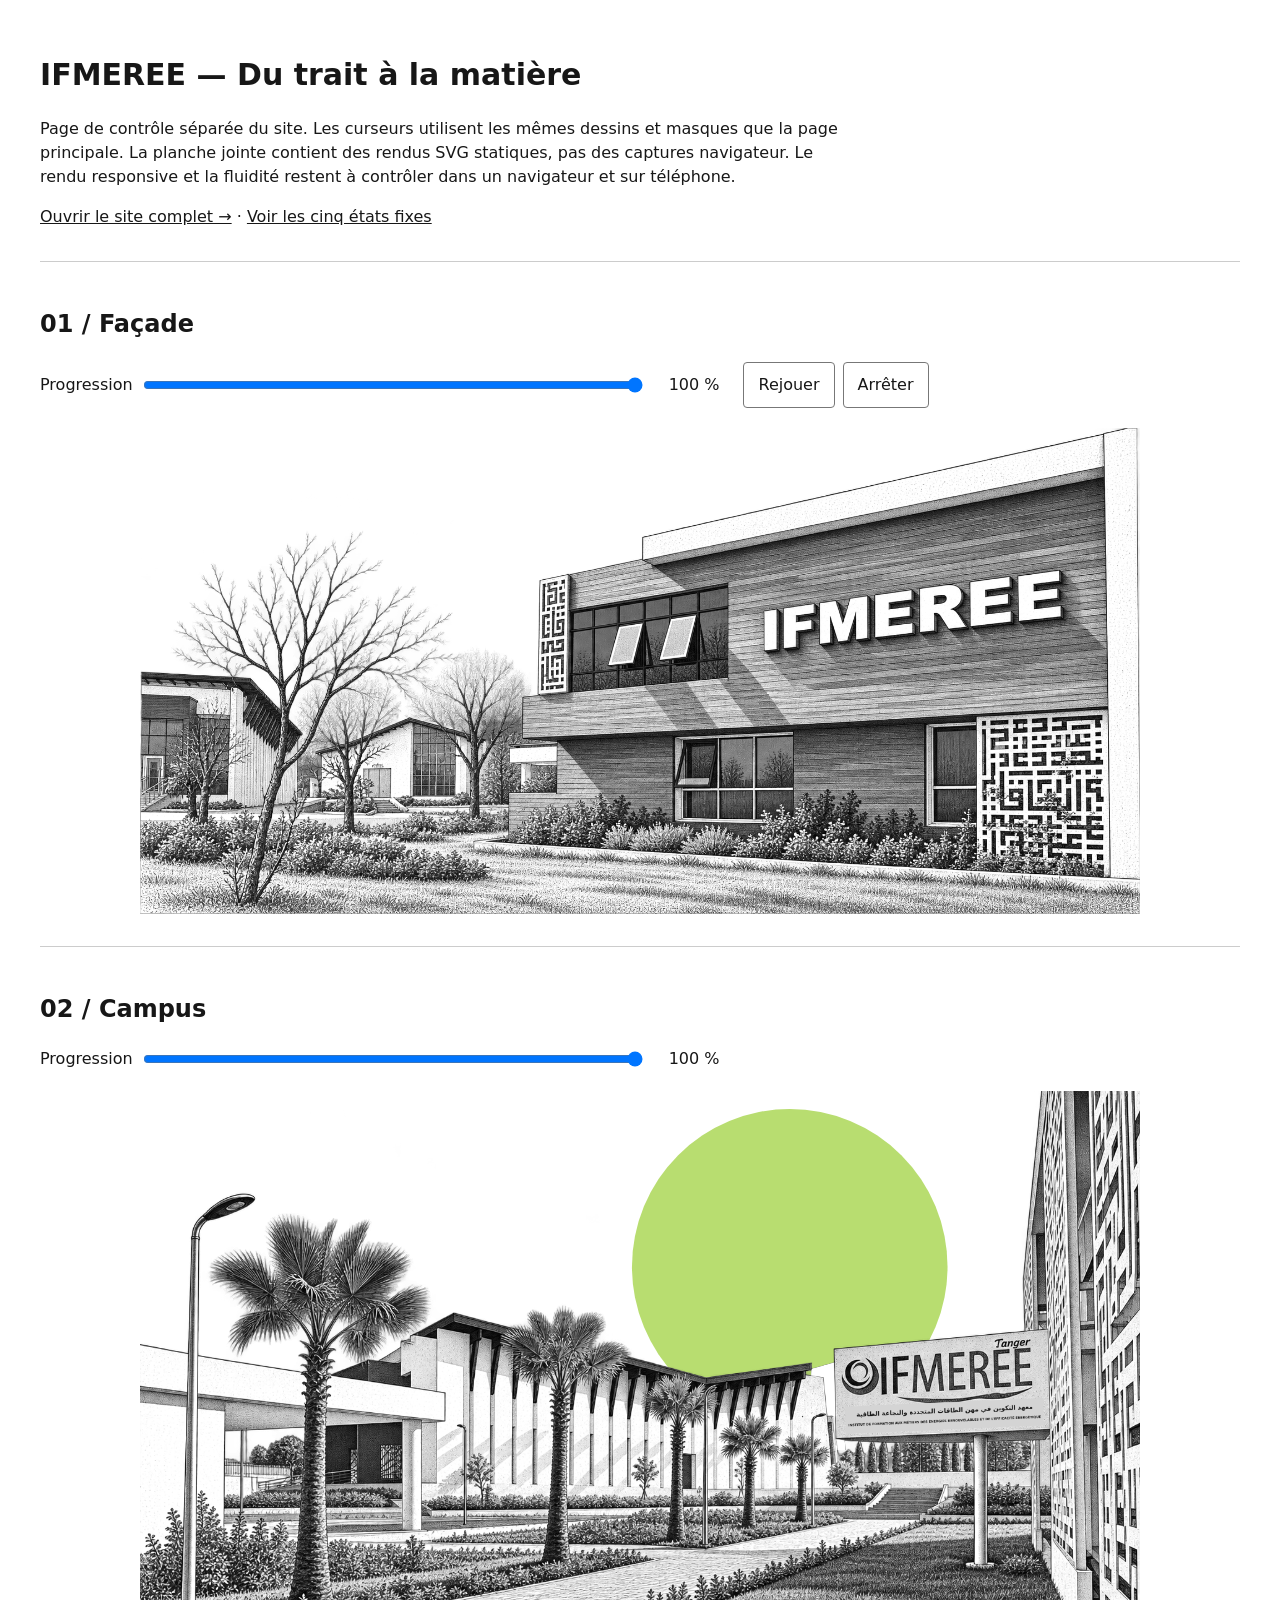
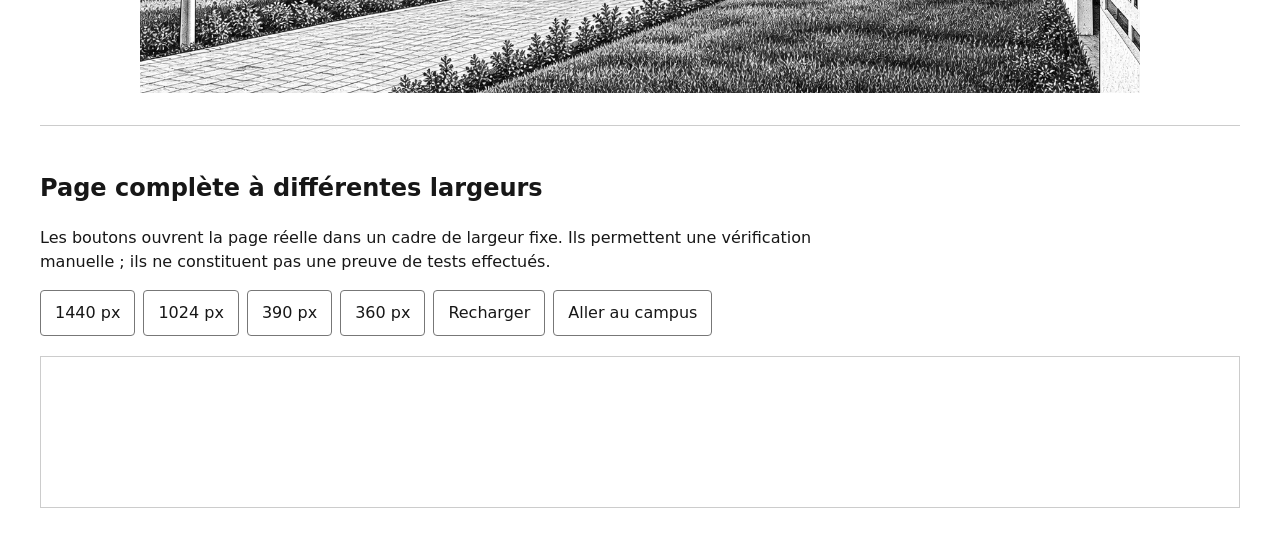
<file: IFMEREE-verification.html>
<!doctype html><html lang="fr"><head><meta charset="utf-8"><meta name="viewport" content="width=device-width, initial-scale=1"><title>IFMEREE — Vérification des illustrations</title>
<style>*{box-sizing:border-box}body{margin:0;padding:32px;font:16px/1.5 system-ui,sans-serif;color:#171717;background:#fff}main{max-width:1200px;margin:auto}h1{font-size:30px}p{max-width:80ch}section{border-top:1px solid #ccc;margin-top:32px;padding-top:24px}.art{max-width:1000px;margin:20px auto}.art svg{width:100%;height:auto;display:block}button{font:inherit;background:#fff;color:#171717;border:1px solid #777;border-radius:4px;padding:10px 14px;cursor:pointer;min-height:44px}button:focus-visible,input:focus-visible{outline:3px solid #171717;outline-offset:4px}input[type=range]{width:min(65vw,500px);vertical-align:middle}output{margin:0 16px;font-variant-numeric:tabular-nums}.controls{display:flex;flex-wrap:wrap;gap:8px;align-items:center}.viewport{overflow:auto;border:1px solid #ccc;margin-top:20px}iframe{display:block;max-width:none;border:0}small{color:#444}a{color:inherit}@media(max-width:500px){body{padding:20px}h1{font-size:24px}}</style><script src="ifmeree-art.js" defer></script><script src="ifmeree-review.js" defer></script></head><body><main>
<h1>IFMEREE — Du trait à la matière</h1><p>Page de contrôle séparée du site. Les curseurs utilisent les mêmes dessins et masques que la page principale. La planche jointe contient des rendus SVG statiques, pas des captures navigateur. Le rendu responsive et la fluidité restent à contrôler dans un navigateur et sur téléphone.</p><p><a href="index.html">Ouvrir le site complet →</a> · <a href="IFMEREE-progression-statique.png">Voir les cinq états fixes</a></p>
<section><h2>01 / Façade</h2><div class="controls"><label for="facade-range">Progression</label><input id="facade-range" type="range" min="0" max="100" value="100"><output id="facade-value" for="facade-range">100 %</output><button id="play-facade">Rejouer</button><button id="pause-facade" disabled>Arrêter</button></div><div class="art"><svg xmlns="http://www.w3.org/2000/svg" class="ifm-architectural-svg ifm-facade-svg" data-artwork="facade" viewBox="0 0 1799 874" role="img" aria-labelledby="facade-title facade-desc">
<title id="facade-title">La façade de l’IFMEREE Tanger, dessinée à l’encre</title><desc id="facade-desc">Vitrages en retrait, motifs architecturaux, lettres IFMEREE et arbres aux branches fines. Illustration en noir et blanc.</desc>
<defs><mask id="facade-line-mask" maskUnits="userSpaceOnUse" x="0" y="0" width="1799" height="874" style="mask-type:luminance"><path class="ifm-brush" data-family="roof" data-from="0.0000" data-to="0.2800" data-width="150" d="M690 295 L1799 0" pathLength="1" fill="none" stroke="#fff" stroke-width="150" stroke-linecap="round" stroke-linejoin="round"/><path class="ifm-brush" data-family="facade" data-from="0.0800" data-to="0.6700" data-width="225" d="M1770 80 L735 340 L1725 290 L735 480 L1725 485 L735 620 L1725 680 L750 780" pathLength="1" fill="none" stroke="#fff" stroke-width="225" stroke-linecap="round" stroke-linejoin="round"/><path class="ifm-brush" data-family="trees" data-from="0.2500" data-to="0.7600" data-width="330" d="M180 810 Q200 530 220 280 L450 280 Q280 420 40 250 L10 500 L580 650" pathLength="1" fill="none" stroke="#fff" stroke-width="330" stroke-linecap="round" stroke-linejoin="round"/><path class="ifm-brush" data-family="context" data-from="0.3400" data-to="0.7900" data-width="200" d="M-100 540 L680 580 L-100 700 L680 740" pathLength="1" fill="none" stroke="#fff" stroke-width="200" stroke-linecap="round" stroke-linejoin="round"/><path class="ifm-brush" data-family="ground" data-from="0.6400" data-to="0.9200" data-width="290" d="M-150 850 Q750 750 1940 870" pathLength="1" fill="none" stroke="#fff" stroke-width="290" stroke-linecap="round" stroke-linejoin="round"/><path class="ifm-brush" data-family="fine" data-from="0.7400" data-to="1.0000" data-width="1200" d="M-600 440 L2400 440" pathLength="1" fill="none" stroke="#fff" stroke-width="1200" stroke-linecap="round" stroke-linejoin="round"/></mask><mask id="facade-shade-mask" maskUnits="userSpaceOnUse" x="0" y="0" width="1799" height="874" style="mask-type:luminance"><path class="ifm-brush" data-family="roof" data-from="0.4400" data-to="0.5968" data-width="150" d="M690 295 L1799 0" pathLength="1" fill="none" stroke="#fff" stroke-width="150" stroke-linecap="round" stroke-linejoin="round"/><path class="ifm-brush" data-family="facade" data-from="0.4800" data-to="0.8152" data-width="225" d="M1770 80 L735 340 L1725 290 L735 480 L1725 485 L735 620 L1725 680 L750 780" pathLength="1" fill="none" stroke="#fff" stroke-width="225" stroke-linecap="round" stroke-linejoin="round"/><path class="ifm-brush" data-family="trees" data-from="0.5650" data-to="0.8656" data-width="330" d="M180 810 Q200 530 220 280 L450 280 Q280 420 40 250 L10 500 L580 650" pathLength="1" fill="none" stroke="#fff" stroke-width="330" stroke-linecap="round" stroke-linejoin="round"/><path class="ifm-brush" data-family="context" data-from="0.6100" data-to="0.8824" data-width="200" d="M-100 540 L680 580 L-100 700 L680 740" pathLength="1" fill="none" stroke="#fff" stroke-width="200" stroke-linecap="round" stroke-linejoin="round"/><path class="ifm-brush" data-family="ground" data-from="0.7600" data-to="0.9552" data-width="290" d="M-150 850 Q750 750 1940 870" pathLength="1" fill="none" stroke="#fff" stroke-width="290" stroke-linecap="round" stroke-linejoin="round"/><path class="ifm-brush" data-family="fine" data-from="0.8100" data-to="1.0000" data-width="1200" d="M-600 440 L2400 440" pathLength="1" fill="none" stroke="#fff" stroke-width="1200" stroke-linecap="round" stroke-linejoin="round"/></mask></defs>
<image href="ifmeree-facade-outline.png" width="1799" height="874" mask="url(#facade-line-mask)"/>
<image href="ifmeree-facade-shaded.png" width="1799" height="874" mask="url(#facade-shade-mask)"/>
</svg></div></section>
<section><h2>02 / Campus</h2><div class="controls"><label for="campus-range">Progression</label><input id="campus-range" type="range" min="0" max="100" value="100"><output id="campus-value" for="campus-range">100 %</output></div><div class="art"><svg xmlns="http://www.w3.org/2000/svg" class="ifm-architectural-svg ifm-campus-svg" data-artwork="campus" viewBox="0 0 1616 973" role="img" aria-labelledby="campus-title campus-desc">
<title id="campus-title">Le campus de l’IFMEREE Tanger, du trait à la matière</title><desc id="campus-desc">Allée, palmiers, façades et enseigne en noir et blanc. Un cercle vert apparaît derrière les bâtiments pendant la révélation des ombres.</desc>
<defs>
<filter id="campus-edge-grain" filterUnits="userSpaceOnUse" x="-90" y="-110" width="1796" height="320" color-interpolation-filters="sRGB">
<feTurbulence type="fractalNoise" baseFrequency=".035 .05" numOctaves="3" seed="5" result="noise"/>
<feDisplacementMap in="SourceGraphic" in2="noise" scale="44" xChannelSelector="R" yChannelSelector="G"/>
<feGaussianBlur stdDeviation="1.2"/>
<feComponentTransfer><feFuncA type="linear" slope="4" intercept="-1.4"/></feComponentTransfer>
</filter>
<mask id="campus-ink-mask" maskUnits="userSpaceOnUse" x="0" y="0" width="1616" height="973" style="mask-type:luminance">
<g class="ifm-develop-front" transform="translate(0 1200)">
<path d="M-90 -1600H1706V-45H-90Z" fill="#fff"/>
<path d="M-90 -85H1706V0Q808 200 -90 0Z" fill="#fff" filter="url(#campus-edge-grain)"/>
</g></mask>
</defs>
<g mask="url(#campus-ink-mask)"><circle class="ifm-architectural-circle" cx="1050" cy="284" r="255" fill="#B8DD70"/></g>
<image href="ifmeree-campus-outline.png" width="1616" height="973"/>
<image href="ifmeree-campus-shaded.png" width="1616" height="973" mask="url(#campus-ink-mask)"/>
</svg></div></section>
<section><h2>Page complète à différentes largeurs</h2><p>Les boutons ouvrent la page réelle dans un cadre de largeur fixe. Ils permettent une vérification manuelle ; ils ne constituent pas une preuve de tests effectués.</p><div class="controls"><button data-width="1440" aria-pressed="true">1440 px</button><button data-width="1024" aria-pressed="false">1024 px</button><button data-width="390" aria-pressed="false">390 px</button><button data-width="360" aria-pressed="false">360 px</button><button id="reload-preview">Recharger</button><button id="campus-preview">Aller au campus</button></div><div class="viewport"><iframe id="site-preview" title="Page IPRESS à la largeur choisie" hidden></iframe></div></section></main></body></html>
</file>
<file: styles.css>
@font-face{font-family:Space;src:url('space-bold.ttf') format('truetype');font-weight:700;font-style:normal;font-display:swap}
@font-face{font-family:Manrope;src:url('manrope.ttf') format('truetype');font-weight:400;font-style:normal;font-display:swap}
:root{--blue:#244bd8;--blue-dark:#1637a1;--ink:#18221c;--green:#b8dd70;--green-dark:#4c7130;--paper:#fff;--muted:#647066;--line:#d9dfd7;--pale:#f3f6ef;--pad:clamp(22px,4.5vw,84px);--ease:cubic-bezier(.2,.7,.2,1)}
*{box-sizing:border-box}html{scroll-behavior:smooth;scroll-padding-top:105px}body{margin:0;background:var(--paper);color:var(--ink);font-family:Manrope,Arial,sans-serif;font-size:15px;line-height:1.65;-webkit-font-smoothing:antialiased}body.modal-open{overflow:hidden}button,a{-webkit-tap-highlight-color:transparent}button,input{font:inherit}button{cursor:pointer;color:inherit}a{color:inherit;text-decoration:none}button{border:0;background:none}img{display:block;max-width:100%;height:auto}button:focus-visible,a:focus-visible,[tabindex]:focus-visible{outline:3px solid var(--blue);outline-offset:6px}::selection{background:var(--green);color:var(--blue)}h1,h2,h3,p{margin:0}h1,h2,h3{font-family:Space,Arial,sans-serif;font-weight:700}h2{font-size:clamp(44px,5vw,78px);line-height:1.05;letter-spacing:-.06em}h2 em{font-style:normal;color:var(--blue)}.mono,.eyebrow,.small-label{font-family:Arial,sans-serif;font-size:10px;font-weight:600;letter-spacing:.1em;line-height:1.5}.small-label{font-size:10px;letter-spacing:.12em}.section-pad{padding:86px var(--pad)}.section-label{display:flex;align-items:center;gap:28px;margin-bottom:62px}.section-label>.mono:first-child{flex:none}.hairline{height:1px;background:var(--line);flex:1}.section-label>.mono:last-child{text-align:right;color:var(--muted)}.circle-button{display:grid;place-items:center;border:1px solid #c6d0c6;width:46px;height:46px;border-radius:50%;font-size:23px;transition:background .25s,color .25s,transform .25s}.circle-button:hover{background:var(--blue);border-color:var(--blue);color:white;transform:translateY(-2px)}.primary-button{background:var(--blue);color:#fff;border:1px solid var(--blue);padding:19px 25px;display:flex;justify-content:space-between;align-items:center;gap:35px;font-size:13px;font-weight:bold;border-radius:4px;transition:background .25s,transform .25s}.primary-button:hover{background:var(--blue-dark);transform:translateY(-3px)}.primary-button span{font-size:23px}.text-link{display:inline-flex;gap:30px;align-items:center;border-bottom:1px solid var(--ink);padding:8px 0;font-size:12px}.text-link span{font-size:22px}.skip-link{position:fixed;z-index:100;top:8px;left:8px;background:var(--blue);color:white;padding:12px;transform:translateY(-150%)}.skip-link:focus{transform:none}.reading-progress{position:fixed;top:0;left:0;width:100%;height:3px;background:var(--blue);z-index:60;transform:scaleX(0);transform-origin:left}
.header{height:96px;margin:0 var(--pad);border-bottom:1px solid var(--line);display:flex;align-items:center;justify-content:space-between;gap:20px;position:relative;z-index:20;background:#fff}.brand{display:flex;flex-direction:column;gap:6px}.brand img{width:148px;height:auto}.brand span{font-size:8px;letter-spacing:.17em;font-weight:bold;color:var(--muted)}.desktop-nav{display:flex;gap:36px}.desktop-nav a{font-size:12px;display:flex;gap:7px;align-items:center}.desktop-nav a span{font-size:8px;color:var(--muted);align-self:flex-start}.desktop-nav a:hover{color:var(--blue)}.header-actions{display:flex;align-items:center;gap:17px}.join-link{background:var(--green);padding:12px 17px;border-radius:3px;display:flex;align-items:center;gap:32px;font-size:12px;font-weight:bold}.join-link:hover{background:#a6cd5c}.join-link span{font-size:20px;line-height:1}.motion-toggle{display:grid;place-items:center;height:38px;width:38px;border:1px solid var(--line);border-radius:50%}.pause-icon{font-size:17px}.menu-toggle{display:none;width:42px;height:42px;align-items:center;justify-content:center;flex-direction:column;gap:5px}.menu-toggle span{width:22px;height:2px;background:var(--ink)}.mobile-nav{position:absolute;top:80px;left:0;right:0;background:white;border-bottom:1px solid var(--line);padding:30px;box-shadow:0 20px 30px #18221c12}.mobile-nav:not([hidden]){display:grid;gap:20px}.mobile-nav a{font-family:Space;font-size:24px;color:var(--blue)}
.hero{padding:26px var(--pad) 0;overflow:hidden}.hero-topline{display:flex;justify-content:space-between;align-items:center}.eyebrow{display:flex;align-items:center;gap:8px;font-size:9px}.live-dot{display:inline-block;width:6px;height:6px;border-radius:50%;background:var(--green-dark);flex:none}.hero-edition{font-size:9px;display:flex;align-items:center;gap:28px}.tiny-star{color:var(--blue);font-size:23px}.hero-content{display:grid;grid-template-columns:1.08fr 1fr;position:relative;min-height:635px;align-items:center}.hero-copy{position:relative;z-index:3;pointer-events:none;padding-top:25px}.hero-copy a{pointer-events:auto}.hero h1{font-size:clamp(66px,7.55vw,118px);letter-spacing:-.075em;line-height:.96;color:var(--blue);width:113%;position:relative;z-index:3}.hero h1>span{display:block;white-space:nowrap}.hero h1 .angle-line{font-size:.66em;line-height:1.28;margin-top:4px;letter-spacing:-.065em}.hero h1 em{font-style:normal;display:inline-block;position:relative;z-index:0}.hero h1 em:before{content:'';position:absolute;left:-2%;width:105%;height:23%;bottom:7%;background:var(--green);z-index:-1;transform:rotate(-3deg)}.hero-bottom{margin-top:36px;display:flex;gap:32px;align-items:center}.hero-bottom p{font-size:13px;line-height:1.8;color:var(--muted)}.hero-bottom strong{color:var(--ink);font-weight:400}.round-link{width:105px;height:105px;border:1px solid var(--blue);border-radius:50%;display:flex;align-items:center;justify-content:center;gap:10px;font-size:10px;line-height:1.5;color:var(--blue);transform:rotate(-7deg);flex:none;transition:background .3s,transform .3s}.round-link b{font-size:28px;font-weight:normal}.round-link:hover{background:var(--blue);color:white;transform:rotate(0)}
.hero-art{height:610px;position:relative;perspective:1100px;isolation:isolate}.orbital-ring{position:absolute;width:470px;height:470px;border:1px solid #dde5d9;border-radius:50%;left:50%;top:53%;transform:translate(-50%,-50%) rotateX(22deg);z-index:-1}.orbital-ring:before{content:'';position:absolute;width:15px;height:15px;background:var(--green);border-radius:50%;left:0;top:44%}.hero-photo{background:#fff;padding:9px 9px 0;box-shadow:0 14px 36px #17243c24;border:1px solid #e7e9e4;position:absolute;transform-style:preserve-3d;transition:transform .7s var(--ease)}.hero-photo img{width:100%;height:100%;object-fit:cover}.hero-photo-back{width:290px;left:23%;top:34px;transform:rotate(8deg);z-index:1}.hero-photo-back:hover{transform:rotate(0) translateY(-8px)}.photo-caption{display:block;padding:9px 2px 10px;font-size:7px;letter-spacing:.07em;font-weight:bold}.camera-stage{position:absolute;left:-7%;top:130px;width:109%;height:360px;z-index:2;pointer-events:none}.camera-stage canvas{width:100%;height:100%;display:block;opacity:0;transition:opacity .7s}.camera-stage.ready canvas{opacity:1}.camera-stage.ready .camera-fallback{display:none}.camera-fallback{width:285px;height:195px;position:absolute;left:50%;top:50%;transform:translate(-50%,-50%) rotate(-14deg);filter:drop-shadow(0 25px 15px #18221c22)}.camera-body{position:absolute;inset:10px 0 0;border-radius:25px;background:linear-gradient(160deg,#688bff,var(--blue) 45%,#1734a8);box-shadow:inset -12px -14px 1px #19389f,inset 3px 3px 0 #8ea8ff}.camera-body>span{position:absolute;top:19px;left:18px;color:white;font-family:Space;font-size:16px;letter-spacing:.04em}.camera-lens{width:148px;height:148px;border:13px solid #152846;background:#4e6cbd;box-shadow:0 0 0 7px #bedf80,8px 16px 0 #152637;position:absolute;top:23px;left:90px;border-radius:50%;display:grid;place-items:center}.camera-lens>div{width:84px;height:84px;border-radius:50%;background:radial-gradient(circle at 65% 30%,#98f7d4,#225b75 20%,#0a102a 55%);border:12px solid #2e4077}.camera-bump{position:absolute;top:-12px;left:95px;width:80px;height:40px;background:#3158de;border-radius:15px}.camera-body>i{position:absolute;right:18px;top:15px;width:20px;height:8px;background:white;border-radius:2px}.art-tag{background:var(--green);font-size:8px;letter-spacing:.08em;font-weight:bold;padding:11px 15px;display:flex;align-items:center;gap:7px;position:absolute;z-index:4}.tag-record{left:0;top:140px;transform:rotate(-6deg)}.hero-character{position:absolute;right:-10px;bottom:64px;width:151px;z-index:4;transform:rotate(8deg);transition:transform .5s}.hero-character:hover{transform:rotate(0) translateY(-10px)}.hero-character img{height:220px;width:auto;object-fit:contain;margin:auto;filter:drop-shadow(0 10px 8px #1f312321)}.hero-character>span{display:flex;align-items:center;justify-content:center;gap:15px;position:relative;font-size:9px;line-height:1.45;padding:10px;background:var(--green);transform:rotate(-4deg);width:148px}.hero-character b{font-size:24px}.art-coordinate{position:absolute;right:-3px;top:104px;font-size:8px;line-height:1.8;color:var(--muted)}.shutter-control{position:absolute;bottom:70px;left:20%;font-size:9px;display:flex;gap:10px;align-items:center;z-index:4}.shutter-icon{font-size:32px;color:var(--blue);line-height:1}.shutter-control:hover .shutter-icon{transform:rotate(90deg);transition:transform .6s}.shutter-flash{position:absolute;inset:0;background:white;opacity:0;pointer-events:none;z-index:10}.shutter-flash.flash{animation:flash .5s ease-out}.snapshot-notice{position:absolute;left:18%;bottom:33px;font-size:10px;color:var(--blue);max-width:240px;text-align:center}.hero-foot{display:flex;justify-content:space-between;align-items:center;border-top:1px solid var(--line);padding:19px 0;font-size:8px;letter-spacing:.1em;font-weight:bold}.hero-foot a{display:flex;gap:20px;align-items:center}.hero-foot a span{font-size:20px;line-height:1}.ticker{background:var(--blue);color:white;padding:20px 0;overflow:hidden}.ticker-track{display:flex;width:max-content;animation:marquee 38s linear infinite}.ticker-track>span{font-family:Space;font-size:20px;letter-spacing:.025em;display:flex;align-items:center;gap:36px;white-space:nowrap;padding-right:36px}.ticker b{font-size:34px;color:var(--green);line-height:1}
.manifesto{display:grid;grid-template-columns:1.5fr 1fr;gap:80px;align-items:center;margin-bottom:85px}.manifesto h2{font-size:clamp(38px,4.4vw,69px)}.underlined{color:var(--blue);position:relative;display:inline-block}.underlined:after{content:'';position:absolute;left:0;right:0;bottom:-7px;border-bottom:4px solid var(--green);border-radius:50%;transform:rotate(-2deg)}.manifesto-aside{padding-top:20px;position:relative;font-size:13px;color:var(--muted);max-width:370px}.manifesto-aside p+p{margin-top:14px}.asterisk{position:absolute;font-size:55px;color:var(--green-dark);left:-72px;top:10px;line-height:1}.discipline-explorer{display:grid;grid-template-columns:.9fr 1.25fr;gap:clamp(45px,8vw,130px);align-items:center}.discipline-visual{height:375px;background:var(--pale);position:relative;padding:22px 26px;overflow:hidden;border-radius:2px}.visual-top,.visual-bottom{font-size:8px;position:relative;z-index:2}.visual-bottom{position:absolute;bottom:22px;left:26px;right:26px;display:flex;justify-content:space-between;align-items:center}.visual-bottom b{font-size:22px;font-weight:400}.discipline-art{position:absolute;inset:0;display:grid;place-items:center}.type-symbol{font-family:Space;font-size:145px;letter-spacing:-.12em;color:var(--blue);transform:rotate(-12deg);line-height:1;text-shadow:3px 5px 0 #d6e0bb}.type-symbol span{position:absolute;color:var(--green-dark);font-size:150px;left:-35px;top:-10px;z-index:-1;transform:rotate(20deg)}.discipline-art[data-art="1"] .type-symbol{font-size:165px;letter-spacing:0;transform:rotate(12deg)}.discipline-art[data-art="2"] .type-symbol{font-size:195px;letter-spacing:0;transform:rotate(-15deg)}.discipline-art[data-art="3"] .type-symbol{letter-spacing:-.1em;font-size:110px;transform:rotate(0)}.disciplines>.small-label{margin-bottom:20px;color:var(--muted)}.discipline{border-top:1px solid var(--line)}.discipline:last-child{border-bottom:1px solid var(--line)}.discipline>button{width:100%;padding:20px 0;display:flex;align-items:center;gap:25px;text-align:left}.discipline>button>.mono{font-size:9px;color:var(--muted)}.discipline h3{font-size:clamp(19px,2vw,28px);letter-spacing:-.04em;flex:1}.discipline>button>b{font-size:24px;font-weight:400;transition:transform .4s}.discipline.active h3{color:var(--blue)}.discipline.active>button>b{transform:rotate(90deg);color:var(--blue)}.discipline-description{font-size:12px;color:var(--muted);padding:0 28px 25px 40px;max-width:450px}.discipline button:hover h3{color:var(--blue)}
.team{background:#f7f9f3;border-top:1px solid var(--line);border-bottom:1px solid var(--line);overflow:hidden}.team-heading{display:flex;align-items:center;gap:55px}.team-heading h2{flex:1}.team-heading>p{font-size:12px;color:var(--muted);margin-right:40px}.team-stamp{font-family:Space;display:grid;place-content:center;text-align:center;font-size:27px;line-height:1.15;color:var(--green-dark);border:1px solid var(--green-dark);border-radius:50%;width:115px;height:115px;transform:rotate(12deg);flex:none}.team-stamp small{font-size:7px;letter-spacing:.05em;line-height:2.5}.team-experience{display:grid;grid-template-columns:1.45fr 1fr;gap:60px;margin-top:40px;align-items:center}.team-stage{height:490px;position:relative;perspective:1200px;isolation:isolate;touch-action:pan-y;cursor:grab}.team-stage:active{cursor:grabbing}.stage-word{font-family:Space;font-size:clamp(100px,15vw,220px);letter-spacing:-.09em;line-height:1;position:absolute;top:35px;left:50%;transform:translateX(-50%);color:#e5eadf;z-index:-2;user-select:none}.stage-orbit{position:absolute;left:50%;top:70%;width:102%;height:160px;border:1px solid #cfdbbf;border-radius:50%;transform:translate(-50%,-50%) rotate(-8deg);z-index:-1}.stage-orbit:after{content:'';position:absolute;width:13px;height:13px;background:var(--green);border-radius:50%;left:13%;top:0}.stage-floor{position:absolute;left:50%;bottom:55px;width:340px;height:45px;border-radius:50%;transform:translateX(-50%);background:radial-gradient(ellipse,#60704424,transparent 70%);z-index:-1}.characters{position:absolute;inset:0 0 56px;transform-style:preserve-3d;pointer-events:none}.character{position:absolute;bottom:0;left:50%;width:230px;height:375px;margin-left:-115px;transform-origin:50% 85%;transition:transform .85s var(--ease),opacity .7s,filter .7s;pointer-events:auto;padding:0;opacity:0;will-change:transform}.character img{height:100%;width:100%;object-fit:contain;user-select:none;-webkit-user-drag:none;filter:drop-shadow(8px 14px 7px #33432320);transform:translateY(0);transition:transform .7s}.character.is-current img{animation:float 5s ease-in-out infinite}.character:not(.is-current):hover img{transform:translateY(-12px)}.character.is-current:after{content:'';position:absolute;width:40px;height:4px;background:var(--blue);bottom:-15px;left:calc(50% - 20px);border-radius:5px}.stage-bottom{position:absolute;bottom:0;left:0;right:0;display:flex;align-items:center;justify-content:space-between;gap:10px}.stage-bottom>.mono{font-size:8px;color:var(--muted)}.stage-bottom>.mono span{margin-left:9px;font-size:20px}.team-arrows{display:flex;gap:13px;align-items:center}.team-arrows>.mono{font-size:9px;min-width:45px;text-align:center}.team-arrows button{width:38px;height:38px;font-size:20px}.member-profile{padding:16px 0 10px 32px;max-width:390px}.member-index{font-size:9px;letter-spacing:.13em;color:var(--muted);margin-bottom:20px}.role-label{display:inline-block;background:var(--green);font-size:9px;padding:6px 11px;letter-spacing:.03em;margin-bottom:15px}.member-profile h3{font-size:clamp(38px,4vw,60px);letter-spacing:-.055em;line-height:1.06;min-height:2.12em}.profile-line{height:1px;width:55px;background:var(--blue);margin:22px 0}.member-profile>p{font-size:12px;line-height:1.9;color:var(--muted);min-height:70px}.member-specialty{display:flex;flex-direction:column;gap:7px;margin:22px 0}.member-specialty .mono{font-size:8px;color:var(--muted)}.member-specialty strong{font-size:10px;font-weight:400}.member-profile .text-link{font-size:10px;gap:25px}.crew-selector{display:grid;grid-template-columns:repeat(7,1fr);gap:8px;margin-top:48px;border-top:1px solid #d4ddcc}.crew-tab{padding:18px 4px 11px;text-align:left;position:relative;display:flex;flex-direction:column;gap:3px;min-width:0}.crew-tab:before{content:'';height:3px;background:transparent;position:absolute;top:-2px;left:0;right:0;transition:background .3s}.crew-tab[aria-pressed="true"]:before{background:var(--blue)}.crew-tab[aria-pressed="true"]{color:var(--blue)}.crew-tab>.mono{font-size:8px;color:var(--muted)}.crew-tab strong{font-family:Space;font-size:12px;line-height:1.35}.crew-tab .tab-role{font-size:8px;line-height:1.45;color:var(--muted)}.team-note{font-size:8px;color:var(--muted);margin-top:30px;text-align:center}
.moments{padding-bottom:62px;overflow:hidden}.moments-heading{display:flex;justify-content:space-between;align-items:flex-end}.moments-heading .small-label{font-size:8px;margin-bottom:18px;color:var(--muted)}.moments-heading h2{position:relative}.little-star{display:inline-block;font-size:50px;color:var(--green-dark);margin-left:20px;transform:rotate(15deg);vertical-align:top}.gallery-navigation{display:flex;gap:12px}.photo-wall{display:flex;gap:35px;align-items:center;overflow-x:auto;padding:55px 35px 55px;margin:0 calc(-1 * var(--pad));scroll-padding:35px;scroll-snap-type:x proximity;scrollbar-width:thin;scrollbar-color:var(--green) transparent;overscroll-behavior-x:contain}.memory{position:relative;flex:none;background:white;padding:11px 11px 0;box-shadow:0 9px 22px #18221c16;border:1px solid #e4e6df;transition:transform .6s var(--ease),box-shadow .6s;scroll-snap-align:center;transform:rotate(-4deg);width:310px}.memory-landscape{width:430px}.memory:nth-child(2){transform:rotate(5deg) translateY(23px)}.memory:nth-child(3){transform:rotate(-7deg) translateY(-12px)}.memory:nth-child(4){transform:rotate(3deg) translateY(5px)}.memory:nth-child(5){transform:rotate(-3deg)}.memory:nth-child(6){transform:rotate(5deg) translateY(15px)}.memory:hover,.memory:focus-visible{transform:rotate(0) translateY(-10px);box-shadow:0 20px 30px #18221c25;z-index:2}.memory img{width:100%;height:325px;object-fit:cover}.memory-landscape img{height:307px}.memory-caption{display:flex;justify-content:space-between;align-items:center;gap:12px;padding:15px 5px;font-size:10px;text-align:left}.memory-caption b{font-weight:400}.memory-caption>span{font-size:8px;white-space:nowrap;color:var(--muted)}.tape{width:75px;height:24px;background:#b8dd7090;position:absolute;top:-12px;left:calc(50% - 37px);transform:rotate(5deg);z-index:1}.gallery-foot{display:flex;justify-content:space-between;font-size:8px;color:var(--muted);border-bottom:1px solid var(--line);padding:20px 0 25px}
.join{padding-top:35px;padding-bottom:96px}.join .section-label{margin-bottom:55px}.join-inner{background:var(--green);padding:65px 60px;display:grid;grid-template-columns:1.15fr 1fr;gap:70px;position:relative;border-radius:3px;overflow:hidden}.join-title-wrap{position:relative}.join h2{font-size:clamp(50px,5.8vw,87px);margin-top:27px}.join .small-label{font-size:8px}.join-star{position:absolute;font-size:165px;line-height:1;color:#4b76351a;right:-15px;bottom:-55px;transform:rotate(15deg)}.join-content{display:flex;flex-direction:column;align-items:flex-start;justify-content:center;position:relative;z-index:1}.join-content>p{font-size:12px;line-height:1.85;max-width:370px}.join-content>p+p{margin-top:14px}.join-content .primary-button{margin-top:27px;font-size:11px;width:100%;max-width:370px;padding:16px 20px}.join-small{display:block;font-size:8px;margin-top:13px;color:#3f562d}.footer-top{display:flex;align-items:center;justify-content:space-between;gap:40px;margin:0 var(--pad);padding:0 0 42px}.footer-top>p{font-size:10px;line-height:1.9}.footer-top>p>span{color:var(--muted);font-size:9px}.school-logo{width:145px;height:auto}.footer-bottom{display:flex;justify-content:space-between;font-size:8px;letter-spacing:.06em;border-top:1px solid var(--line);padding:20px var(--pad);color:var(--muted)}
dialog{border:none;padding:0;color:var(--ink);background:white;max-height:92dvh;overscroll-behavior:contain}dialog::backdrop{background:#12251de0;backdrop-filter:blur(12px)}.close-button{width:44px;height:44px;display:grid;place-items:center;border:1px solid var(--line);border-radius:50%;font-size:17px;flex:none;background:#fff}.close-button:hover{background:var(--green)}.lightbox{width:min(1060px,94vw);border-radius:5px}.lightbox-top{display:flex;justify-content:space-between;align-items:center;padding:16px 22px}.lightbox-image{display:flex;align-items:center;justify-content:space-between;gap:16px;padding:0 20px}.lightbox-image img{max-height:69dvh;max-width:calc(100% - 110px);width:auto;object-fit:contain;min-height:100px}.lightbox-arrow{font-size:24px;border-radius:50%;border:1px solid var(--line);width:42px;height:42px;flex:none}.lightbox-arrow:hover{background:var(--green)}.lightbox-bottom{display:flex;justify-content:space-between;align-items:center;padding:22px;gap:12px}.lightbox-bottom p{font-family:Space;font-size:18px}.lightbox-bottom .mono{font-size:8px;color:var(--muted)}.join-dialog{width:min(640px,94vw);padding:45px;border-radius:6px}.join-dialog>.close-button{position:absolute;top:16px;right:16px;width:35px;height:35px;font-size:14px}.join-dialog>.mono{font-size:8px;display:block;margin-right:25px}.join-dialog>h2{font-size:48px;margin:25px 0 16px}.join-dialog>p{font-size:12px;color:var(--muted)}.interest-options{display:flex;flex-wrap:wrap;gap:8px;margin:23px 0}.interest-options button{border:1px solid var(--line);border-radius:25px;padding:8px 15px;font-size:11px}.interest-options button[aria-pressed="true"]{background:var(--green);border-color:var(--green-dark)}.interest-options button:hover{border-color:var(--green-dark)}.mission{background:var(--pale);padding:22px;margin-bottom:25px}.mission .small-label{font-size:8px;color:var(--muted)}.mission h3{font-size:22px;line-height:1.2;letter-spacing:-.03em;margin:10px 0}.mission p{font-size:12px;line-height:1.7;color:var(--muted)}.join-dialog .primary-button{font-size:11px;width:100%;padding:15px 20px}.join-dialog>.join-instructions{font-size:10px;line-height:1.7;margin-top:17px}.join-dialog>.copy-status{font-size:11px;color:var(--green-dark);margin-top:10px}.copy-fallback{width:100%;min-height:100px;font:12px Manrope;margin-top:12px;border:1px solid var(--line);padding:12px;resize:vertical}
.reveal{opacity:1;transform:none}.enhanced .reveal{opacity:0;transform:translateY(24px);transition:opacity .8s var(--ease),transform .8s var(--ease)}.enhanced .reveal.visible{opacity:1;transform:none}@keyframes marquee{to{transform:translateX(-50%)}}@keyframes float{0%,100%{transform:translateY(0) rotate(-1deg)}50%{transform:translateY(-11px) rotate(1deg)}}@keyframes flash{0%{opacity:.8}100%{opacity:0}}
@media(min-width:1600px){body{max-width:1800px;margin:auto}.hero-content{min-height:710px}.hero-art{height:680px}.camera-stage{top:150px;height:410px}.hero-photo-back{top:40px;width:350px}.hero-character{bottom:75px;right:5px}.hero-character img{height:255px}.hero h1{font-size:135px}.hero-bottom p{font-size:15px}.hero h1 .angle-line{font-size:.63em}}
@media(max-width:1100px){.desktop-nav{gap:20px}.header-actions{gap:10px}.join-link{gap:16px}.hero h1{font-size:8vw}.hero-content{min-height:570px}.hero-art{height:550px}.hero-photo-back{width:235px;left:22%;top:50px}.camera-stage{top:125px;left:-13%;width:122%;height:330px}.hero-character{width:125px;right:-10px;bottom:50px}.hero-character img{height:180px}.hero-character>span{width:125px;font-size:8px}.art-coordinate{right:0;top:20px}.orbital-ring{width:360px;height:360px}.tag-record{top:140px;left:0;font-size:7px;padding:8px}.hero-bottom{gap:18px}.hero-bottom p{font-size:11px}.round-link{width:90px;height:90px;font-size:9px}.shutter-control{left:8%;bottom:57px}.snapshot-notice{left:2%;bottom:25px}.manifesto{gap:60px}.manifesto-aside{font-size:12px}.asterisk{left:-50px;font-size:40px}.team-heading{gap:25px}.team-heading>p{margin-right:0}.team-experience{gap:15px}.member-profile{padding-left:15px}.team-stage{height:470px}.character{height:330px;width:200px;margin-left:-100px}.member-profile h3{font-size:44px}.crew-tab strong{font-size:10px}.crew-tab .tab-role{font-size:7px}.join-inner{padding:50px 35px;gap:35px}.footer-top{gap:25px}}
@media(max-width:800px){.section-pad{padding-top:65px;padding-bottom:65px}.header{height:82px}.desktop-nav{display:none}.menu-toggle{display:flex}.brand img{width:130px}.join-link{font-size:11px;padding:10px 12px}.hero-topline{gap:15px}.hero-edition{display:none}.hero-content{grid-template-columns:1fr 1fr;min-height:505px}.hero-copy{padding:30px 0}.hero h1{font-size:8.5vw}.hero h1 .angle-line{font-size:.6em}.hero-bottom{flex-direction:column;align-items:flex-start;gap:18px;margin-top:25px}.round-link{width:auto;height:auto;border:0;border-bottom:1px solid var(--blue);border-radius:0;padding:0 0 7px;transform:none;text-align:left}.round-link br{display:none}.round-link b{font-size:20px}.round-link:hover{background:none;color:var(--blue);transform:none}.hero-art{height:490px}.hero-photo-back{width:215px;left:10%;top:20px}.camera-stage{height:285px;width:132%;left:-26%;top:128px}.hero-character{bottom:23px;right:-3px;width:110px}.hero-character img{height:162px}.hero-character>span{width:110px;padding:8px;font-size:7px}.tag-record{left:-5%;top:125px}.art-coordinate{display:none}.orbital-ring{width:300px;height:300px}.shutter-control{bottom:62px;left:-10%;font-size:8px}.snapshot-notice{left:-10%;bottom:25px;width:135px;font-size:8px}.hero-foot{font-size:7px}.hero-foot>span:last-child{display:none}.section-label{gap:15px;margin-bottom:40px}.section-label .mono{font-size:8px}.manifesto{grid-template-columns:1fr;gap:30px;margin-bottom:50px}.manifesto-aside{max-width:unset;padding:0 0 0 60px;display:flex;gap:25px}.manifesto-aside p{flex:1}.manifesto-aside p+p{margin-top:0}.asterisk{left:0;top:0}.discipline-explorer{gap:30px;grid-template-columns:.8fr 1.2fr}.discipline-visual{height:330px;padding:18px}.type-symbol{font-size:100px}.type-symbol span{font-size:100px;left:-18px}.visual-top,.visual-bottom{font-size:6px}.visual-bottom{left:18px;right:18px}.discipline h3{font-size:20px}.discipline>button{gap:15px;padding:17px 0}.discipline-description{padding-left:29px;padding-right:0;font-size:11px}.disciplines>.small-label{font-size:8px}.team-heading{flex-wrap:wrap}.team-heading h2{font-size:52px}.team-heading>p{font-size:10px}.team-stamp{display:none}.team-experience{grid-template-columns:1.2fr 1fr;gap:10px;margin-top:15px}.team-stage{height:400px}.character{height:285px;width:178px;margin-left:-89px}.stage-word{font-size:100px;top:40px}.member-profile h3{font-size:36px}.member-profile{padding:0 0 0 10px}.member-profile>p{font-size:11px}.role-label{font-size:8px}.member-index{margin-bottom:12px}.profile-line{margin:17px 0}.member-specialty{margin:17px 0}.stage-bottom{justify-content:center}.stage-bottom>.mono{display:none}.stage-orbit{height:100px;top:70%}.crew-selector{gap:0;margin-top:32px}.crew-tab strong{font-size:9px}.crew-tab .tab-role{display:none}.team-note{font-size:7px}.moments-heading h2{font-size:55px}.little-star{font-size:40px;margin-left:12px}.memory{width:270px}.memory-landscape{width:365px}.memory img{height:290px}.memory-landscape img{height:257px}.photo-wall{gap:27px}.join-inner{grid-template-columns:1fr;gap:33px;padding:40px}.join h2{font-size:64px}.join-star{right:0;bottom:-15px}.join-content>p{max-width:unset}.join-content .primary-button{width:auto}.footer-top{flex-wrap:wrap}.school-logo{width:120px}.footer-top>p{font-size:9px}.footer-bottom{font-size:7px;gap:15px}}
@media(max-width:560px){:root{--pad:22px}html{scroll-padding-top:25px}.header{height:80px;gap:8px}.brand img{width:121px}.brand span{font-size:6px}.header-actions{gap:4px}.join-link{font-size:9px;gap:9px;padding:10px}.join-link>span{font-size:17px}.motion-toggle{width:30px;height:30px}.pause-icon{font-size:14px}.menu-toggle{width:31px}.hero{padding-top:22px}.eyebrow{font-size:7px;letter-spacing:.08em}.hero-content{display:flex;flex-direction:column;align-items:stretch;min-height:0}.hero-copy{padding-top:28px;padding-bottom:0}.hero h1{font-size:clamp(54px,12.8vw,74px);width:100%;letter-spacing:-.075em;line-height:.97}.hero h1 .angle-line{font-size:.64em;margin-top:6px}.hero-bottom{margin-top:22px;flex-direction:row;align-items:center;justify-content:space-between;gap:8px}.hero-bottom p{font-size:9px;line-height:1.85}.round-link{font-size:8px;gap:6px;flex-direction:column;align-items:flex-start;border:0}.round-link br{display:block}.round-link b{font-size:25px;line-height:1}.hero-art{height:378px;margin-top:14px;margin-left:0;margin-right:0}.hero-photo-back{width:200px;top:13px;left:18%}.photo-caption{font-size:6px;padding:8px 0}.camera-stage{top:83px;left:-15%;width:113%;height:235px}.orbital-ring{width:270px;height:270px;top:51%;left:48%}.tag-record{top:99px;left:0;font-size:6px;padding:8px;gap:5px}.hero-character{width:102px;right:0;bottom:35px}.hero-character img{height:163px}.hero-character>span{width:108px;font-size:7px;padding:7px}.hero-character b{font-size:21px}.shutter-control{bottom:40px;left:7%;font-size:8px}.shutter-icon{font-size:28px}.snapshot-notice{bottom:10px;left:1%;width:195px;font-size:8px}.camera-fallback{transform:translate(-50%,-50%) rotate(-14deg) scale(.7)}.hero-foot{font-size:6px;padding:17px 0}.hero-foot a{gap:12px}.ticker{padding:16px 0}.ticker-track>span{font-size:15px;gap:25px;padding-right:25px}.ticker b{font-size:24px}.section-pad{padding-top:50px;padding-bottom:50px}.section-label{margin-bottom:33px;gap:12px}.section-label .mono{font-size:7px;letter-spacing:.06em}.section-label .mono:last-child{max-width:132px}.manifesto h2{font-size:39px;line-height:1.12}.manifesto-aside{display:block;padding-left:40px;font-size:11px}.manifesto-aside p+p{margin-top:13px}.asterisk{font-size:30px}.manifesto{gap:26px;margin-bottom:38px}.discipline-explorer{grid-template-columns:1fr;gap:28px}.discipline-visual{height:210px}.type-symbol{font-size:125px}.type-symbol span{font-size:130px;top:-7px}.visual-top,.visual-bottom{font-size:7px}.discipline-art[data-art="1"] .type-symbol{font-size:140px}.discipline-art[data-art="2"] .type-symbol{font-size:150px}.discipline-art[data-art="3"] .type-symbol{font-size:90px}.disciplines>.small-label{margin-bottom:15px}.discipline h3{font-size:22px}.discipline>button{padding:19px 0}.discipline-description{font-size:12px;max-width:100%}.team-heading{display:block}.team-heading h2{font-size:49px}.team-heading>p{font-size:11px;margin-top:18px}.team-heading>p br{display:none}.team-experience{display:flex;flex-direction:column;gap:30px;margin-top:12px}.team-stage{width:100%;height:388px}.character{height:300px;width:185px;margin-left:-92.5px}.stage-word{font-size:110px;top:25px}.stage-orbit{top:72%;width:100%;height:100px}.stage-floor{width:240px}.member-profile{width:100%;padding:6px 0 0;max-width:unset;display:grid;grid-template-columns:1fr;position:relative}.member-index{margin-bottom:14px}.role-label{width:fit-content;font-size:9px;margin-bottom:13px}.member-profile h3{font-size:44px;min-height:0}.member-profile h3 br{display:none}.member-profile h3 br:after{content:' '}.member-profile>p{font-size:12px;min-height:0;max-width:330px}.profile-line{margin:20px 0}.member-specialty{margin:20px 0;gap:6px}.member-specialty strong{font-size:11px}.member-profile .text-link{width:fit-content;font-size:11px}.crew-selector{display:flex;overflow-x:auto;gap:22px;margin-top:29px;scrollbar-width:thin;scrollbar-color:#d1d9c7 transparent;padding-bottom:10px}.crew-tab{min-width:90px;flex:none;padding-top:15px}.crew-tab strong{font-size:12px}.crew-tab .tab-role{display:block;font-size:8px}.team-note{text-align:left;line-height:1.8;margin-top:19px}.moments-heading{gap:10px}.moments-heading h2{font-size:43px}.little-star{font-size:29px;margin-left:7px}.moments-heading .small-label{font-size:6px;margin-bottom:12px;letter-spacing:.05em}.gallery-navigation{gap:7px}.gallery-navigation .circle-button{width:33px;height:33px;font-size:18px}.photo-wall{padding:38px 26px 40px;gap:25px}.memory{width:249px}.memory-landscape{width:300px}.memory img{height:280px}.memory-landscape img{height:222px}.memory-caption{font-size:9px;padding:13px 0}.memory-caption>span{font-size:7px}.gallery-foot{gap:20px;align-items:center;font-size:6px}.gallery-foot>span:last-child{text-align:right}.join{padding-top:5px}.join .section-label{margin-bottom:30px}.join-inner{padding:32px 24px;gap:27px;margin:0 -6px}.join h2{font-size:52px;margin-top:22px}.join-star{font-size:95px;right:-2px;bottom:-20px}.join-content>p{font-size:11px}.join-content .primary-button{font-size:10px;width:100%;padding:15px;margin-top:24px;gap:10px}.join-small{font-size:7px}.footer-top{gap:26px;padding-bottom:30px;display:grid;grid-template-columns:1fr 1fr}.footer-top>p{font-size:8px;justify-self:end}.footer-top>p span{font-size:8px}.school-logo{width:110px}.back-top{justify-self:end;width:36px;height:36px;font-size:20px}.footer-bottom{font-size:6px;gap:15px;align-items:center}.footer-bottom>span:last-child{text-align:right}.lightbox-top{padding:10px 14px}.lightbox-image{padding:0 8px;gap:5px}.lightbox-arrow{width:28px;height:28px;font-size:17px}.lightbox-image img{max-width:calc(100% - 66px);max-height:65dvh}.lightbox-bottom{padding:18px 14px;align-items:flex-start;flex-direction:column}.lightbox-bottom p{font-size:16px}.close-button{width:34px;height:34px;font-size:14px}.join-dialog{padding:35px 22px 24px}.join-dialog>.mono{font-size:6px;max-width:235px}.join-dialog>h2{font-size:38px}.join-dialog>p{font-size:11px}.interest-options{gap:7px;margin:19px 0}.interest-options button{font-size:10px;padding:8px 12px}.mission{padding:17px;margin-bottom:20px}.mission h3{font-size:21px}.mission p{font-size:11px}.join-dialog .primary-button{padding:14px;font-size:10px;gap:10px}.join-dialog>.join-instructions{font-size:9px}}
@media(prefers-reduced-motion:reduce){html:not(.allow-motion){scroll-behavior:auto}html:not(.allow-motion) *,html:not(.allow-motion) *:before,html:not(.allow-motion) *:after{animation:none!important;transition:none!important}html:not(.allow-motion).enhanced .reveal{opacity:1;transform:none}}
html.reduce-motion{scroll-behavior:auto}html.reduce-motion *,html.reduce-motion *:before,html.reduce-motion *:after{animation:none!important;transition:none!important}html.reduce-motion .reveal{opacity:1;transform:none}
.circle-button:disabled{opacity:.3;cursor:default;transform:none;background:transparent;color:var(--ink);border-color:var(--line)}
</file>
<file: recruitment.css>
.sr-only{position:absolute;width:1px;height:1px;padding:0;margin:-1px;overflow:hidden;clip:rect(0,0,0,0);white-space:nowrap;border:0}[hidden]{display:none!important}.member-profile h3{font-size:clamp(31px,3.45vw,50px);overflow-wrap:break-word}.member-intro{margin-bottom:25px}.recruitment{padding-top:35px}.recruitment-hero{display:grid;grid-template-columns:1.1fr 1fr;gap:60px;align-items:center}.recruitment-kicker{display:inline-flex;gap:9px;align-items:center;font-size:9px;letter-spacing:.1em}.recruitment-hero h2{font-size:clamp(62px,7.6vw,112px);line-height:.99;margin-top:30px;letter-spacing:-.07em}.recruitment-hero h2 em{position:relative;display:inline-block;z-index:0}.recruitment-hero h2 em:after{content:'';position:absolute;background:var(--green);left:0;right:-12px;height:17%;bottom:2px;z-index:-1;transform:rotate(-3deg)}.recruitment-invitation{max-width:410px;justify-self:end}.recruitment-invitation>p{font-size:13px;max-width:350px;line-height:1.9;margin-top:15px}.recruitment-invitation strong{font-weight:400;color:var(--blue)}.welcome-character{height:285px;position:relative;display:flex;justify-content:center;isolation:isolate}.welcome-character>img{width:auto;height:275px;filter:drop-shadow(9px 12px 9px #22382425);animation:float 5s ease-in-out infinite}.welcome-orbit{position:absolute;width:240px;height:240px;border:1px solid #dae3d0;border-radius:50%;top:5px;z-index:-1;transform:rotateX(22deg)}.welcome-orbit:after{content:'✳';position:absolute;right:-23px;top:0;font-size:65px;color:var(--green);transform:rotate(15deg)}.welcome-note{position:absolute;left:-15px;bottom:30px;background:var(--green);font-size:8px;letter-spacing:.07em;padding:13px 20px;transform:rotate(-7deg);box-shadow:0 7px 15px #5a73351a}.welcome-note strong{font-family:Space;font-size:18px;color:var(--blue)}.recruitment-paths{display:grid;grid-template-columns:1fr 1fr;gap:16px;margin-top:50px}.recruitment-paths>a{padding:25px 30px;border-radius:4px;display:flex;flex-direction:column;gap:14px;transition:transform .35s,box-shadow .35s}.path-primary{background:var(--blue);color:white}.path-community{background:var(--green);color:var(--ink)}.recruitment-paths>a:hover{transform:translateY(-5px);box-shadow:0 15px 20px #22382416}.recruitment-paths .mono{font-size:8px;letter-spacing:.11em}.recruitment-paths strong{font-family:Space;font-size:24px;line-height:1.1;letter-spacing:-.035em;display:flex;align-items:center;justify-content:space-between;gap:20px}.recruitment-paths strong b{font-size:29px;font-weight:400;transition:transform .3s}.recruitment-paths>a:hover strong b{transform:translate(4px,-4px)}.recruitment-paths small{font-size:10px}.community-clarification{font-size:10px;color:var(--muted);margin-top:17px;max-width:880px;line-height:1.75}.application-layout{display:grid;grid-template-columns:minmax(0,1.7fr) minmax(250px,.8fr);gap:clamp(35px,6vw,90px);margin-top:85px;align-items:start;scroll-margin-top:40px}.form-heading{border-top:1px solid var(--line);padding-top:25px;margin-bottom:28px}.form-heading>.mono{font-size:8px;color:var(--muted)}.form-heading h3{font-size:clamp(32px,3.7vw,50px);line-height:1.1;letter-spacing:-.05em;margin:18px 0}.form-heading h3 em{font-style:normal;color:var(--blue)}.form-heading p{font-size:11px;color:var(--muted);max-width:520px}.application-form-panel fieldset{padding:0;margin:0;border:0;min-width:0}.application-form-panel fieldset:disabled{opacity:.55}.form-step-title{display:flex;align-items:center;gap:13px;margin:32px 0 20px}.form-step-title>span,.step-number{display:inline-grid;place-items:center;width:25px;height:25px;border:1px solid var(--blue);border-radius:50%;font-family:Arial;font-size:9px;color:var(--blue);flex:none}.form-step-title h4{margin:0;font-family:Space;font-size:20px;letter-spacing:-.03em}.form-grid{display:grid;grid-template-columns:1fr 1fr;gap:20px}.field{display:flex;flex-direction:column;gap:9px;min-width:0}.field>label{font-size:10px;font-weight:bold}.field>label>span:not(.optional),.required-star,.consent-field b{color:var(--blue);font-weight:400}.field input,.field select,.field textarea{width:100%;min-width:0;border:1px solid #d2dbd0;border-radius:3px;background:#fff;color:var(--ink);padding:14px 15px;font-family:Manrope,Arial,sans-serif;font-size:12px;transition:border-color .25s,box-shadow .25s;outline:none;min-height:48px}.field textarea{resize:vertical;line-height:1.7}.field input:hover,.field select:hover,.field textarea:hover{border-color:#9aaf91}.field input:focus,.field select:focus,.field textarea:focus{border-color:var(--blue);box-shadow:0 0 0 3px #244bd813}.field input[aria-invalid=true],.field select[aria-invalid=true],.field textarea[aria-invalid=true]{border-color:#b74431}.field-error{font-size:10px;color:#a03124;line-height:1.5}.field-error:empty{display:none}.field-hint{font-size:9px;color:var(--muted);line-height:1.6}.field-full{margin-bottom:22px}.optional{font-size:7px;font-weight:400;letter-spacing:.08em;color:var(--muted);margin-left:7px}.creative-fields{margin:34px 0!important}.creative-fields legend{font-family:Space;font-size:20px;letter-spacing:-.03em;line-height:1.5;margin-bottom:12px}.creative-fields legend .step-number{margin-right:8px;vertical-align:middle}.creative-fields>p:not(.field-error){font-size:10px;color:var(--muted);margin-bottom:17px}.creative-fields-grid{display:grid;grid-template-columns:1fr 1fr;border-top:1px solid var(--line);border-left:1px solid var(--line);margin-bottom:14px}.creative-choice{position:relative;display:flex;align-items:flex-start;gap:12px;border-bottom:1px solid var(--line);border-right:1px solid var(--line);padding:21px 17px;cursor:pointer;min-height:118px;overflow:hidden;transition:background .3s;perspective:400px}.creative-choice:hover{background:#f5f8f0}.creative-choice:has(input:checked){background:#edf4df}.creative-choice:has(input:focus-visible){outline:3px solid var(--blue);outline-offset:-3px;z-index:1}.creative-choice input{position:absolute;opacity:0;width:1px;height:1px}.choice-symbol{font-family:Space;font-size:26px;line-height:1.15;width:31px;flex:none;color:var(--blue);transition:transform .5s var(--ease)}.creative-choice:hover .choice-symbol{transform:rotateY(25deg) rotateZ(-12deg) translateZ(15px)}.choice-content{padding-right:9px;display:flex;flex-direction:column;gap:8px}.choice-content strong{font-family:Space;font-size:15px;line-height:1.2;letter-spacing:-.02em}.choice-content small{font-size:9px;line-height:1.6;color:var(--muted)}.choice-check{position:absolute;right:9px;top:8px;color:var(--muted);font-size:17px;line-height:1}.creative-choice:has(input:checked) .choice-check{font-size:0}.creative-choice:has(input:checked) .choice-check:after{content:'✓';font-size:14px;color:var(--green-dark)}.creative-fields>.selection-feedback{font-size:9px!important;color:var(--green-dark)!important;margin:10px 0 0!important}.consent-field{display:flex;gap:11px;align-items:flex-start;font-size:10px;color:var(--muted);line-height:1.7;cursor:pointer;margin:6px 0 10px}.consent-field input{accent-color:var(--blue);width:16px;height:16px;flex:none;margin:1px 0}.form-submit-row{border-top:1px solid var(--line);margin-top:27px;padding-top:22px;display:flex;align-items:center;gap:24px;justify-content:space-between}.form-submit-row p{font-size:9px;color:var(--muted);max-width:210px}.form-submit-row .primary-button{font-size:11px;padding:16px 20px;gap:20px;flex:none}.form-submit-row button:disabled{opacity:.55;cursor:wait;transform:none}.form-feedback{font-size:11px;line-height:1.7;color:#a03124;margin-top:18px;scroll-margin-top:30px}.form-session-status{font-size:10px;color:var(--muted)}.form-session-status:empty{display:none}.form-login{background:var(--pale);border-left:3px solid var(--green);padding:20px;margin-bottom:24px}.form-login>strong{font-family:Space;font-size:19px}.form-login p{font-size:11px;line-height:1.8;margin:10px 0 15px}.form-login .primary-button{font-size:10px;padding:13px 17px;width:fit-content}.application-aside{position:sticky;top:30px}.creative-pass{background:var(--blue);color:white;padding:28px 25px;border-radius:5px;transform:rotate(2deg);position:relative;box-shadow:0 18px 25px #1234ac17}.creative-pass:after{content:'';position:absolute;left:0;right:0;bottom:54px;border-top:1px dashed #ffffff55}.creative-pass>.mono{font-size:8px;letter-spacing:.13em;color:#e6eccf}.pass-art{height:230px;position:relative;display:grid;place-items:center}.pass-word{font-family:Space;font-size:43px;letter-spacing:-.06em;line-height:1;transform:rotate(-9deg);position:relative;z-index:1}.pass-spark{position:absolute;color:var(--green);font-size:190px;right:-10px;top:-1px;line-height:1.2;transition:transform .7s var(--ease)}.creative-pass:hover .pass-spark{transform:rotate(35deg)}.creative-pass>strong{font-family:Space;font-size:22px;line-height:1.2;letter-spacing:-.025em;display:block}.creative-pass>p{font-size:11px;line-height:1.8;margin-top:14px;color:#e5ecff;min-height:58px}.pass-bottom{margin-top:35px;padding-top:24px;display:flex;justify-content:space-between;align-items:center;gap:10px;font-size:7px;letter-spacing:.05em}.application-next{padding:33px 4px}.application-next>.mono{font-size:8px;color:var(--muted)}.application-next ol{padding-left:18px;margin:20px 0}.application-next li{padding-left:7px;margin-bottom:20px;color:var(--blue);font-size:11px}.application-next li>strong{display:block;font-weight:400;color:var(--ink);font-family:Space;font-size:13px}.application-next li>span{display:block;color:var(--muted);font-size:10px;margin-top:5px}.application-next>.text-link{font-size:10px;text-align:left}.application-receipt{background:#f0f6e6;padding:35px;border:1px solid #d6e5bf;border-radius:5px;position:relative;scroll-margin-top:30px}.receipt-mark{position:absolute;right:30px;top:23px;background:var(--green);border-radius:50%;width:42px;height:42px;display:grid;place-items:center;font-size:24px;color:var(--green-dark)}.application-receipt>.mono{font-size:8px;color:var(--green-dark);margin-right:45px;display:block}.application-receipt h3{font-size:42px;line-height:1.1;letter-spacing:-.05em;margin:28px 0 20px;color:var(--blue)}.application-receipt p{font-size:12px;line-height:1.8}.receipt-reference{display:block;font-family:monospace;font-size:10px;overflow-wrap:anywhere;color:var(--green-dark);margin-top:20px}.application-receipt .receipt-note{font-size:9px;color:var(--muted);margin:20px 0}.application-receipt .primary-button{font-size:10px;padding:15px 18px}
.community-section{background:#f5f8f1;border-top:1px solid var(--line);display:grid;grid-template-columns:1fr 1.4fr;gap:70px;align-items:center;margin-bottom:70px}.community-heading>.mono{font-size:8px;color:var(--muted)}.community-heading h2{font-size:clamp(44px,5vw,70px);margin:22px 0}.community-heading>p{font-size:11px;color:var(--muted);max-width:240px}.social-portals{display:flex;flex-direction:column;gap:12px}.social-portal{display:flex;align-items:center;gap:20px;padding:26px;border:1px solid #d5dfcc;border-radius:4px;background:white;transition:transform .35s,background .35s}.social-portal:hover{transform:translateX(6px);background:#eaf0e1}.social-icon{width:45px;height:45px;background:var(--blue);color:white;border-radius:50%;display:grid;place-items:center;flex:none;transition:transform .5s}.social-icon svg{width:28px;height:28px}.whatsapp-portal .social-icon{background:var(--green);color:var(--green-dark)}.social-portal:hover .social-icon{transform:rotate(-10deg)}.social-portal>span:nth-child(2){display:flex;flex-direction:column;gap:6px;flex:1}.social-portal small{font-size:7px;letter-spacing:.08em;color:var(--muted)}.social-portal strong{font-family:Space;font-size:21px;line-height:1.2;letter-spacing:-.035em}.social-portal em{font-size:9px;font-style:normal;color:var(--blue)}.social-portal>b{font-size:28px;font-weight:400;color:var(--blue);transition:transform .3s}.social-portal:hover>b{transform:translate(4px,-4px)}.social-note{font-size:9px;color:var(--muted);line-height:1.8;margin:8px 10px 0}
@media(max-width:1050px){.application-layout{gap:35px;grid-template-columns:minmax(0,1.6fr) minmax(235px,.8fr)}.form-grid{gap:17px}.creative-choice{padding:20px 13px;gap:8px}.choice-symbol{font-size:23px;width:25px}.choice-content strong{font-size:13px}.creative-pass{padding:24px 20px}.pass-word{font-size:38px}.pass-spark{font-size:160px}.pass-art{height:210px}.creative-pass>strong{font-size:20px}.form-submit-row{flex-direction:column;align-items:flex-start;gap:15px}.form-submit-row p{max-width:unset}.recruitment-paths strong{font-size:21px}.community-section{gap:40px}}
@media(max-width:800px){.recruitment-hero{gap:30px}.recruitment-hero h2{font-size:70px}.welcome-character{height:240px}.welcome-character>img{height:230px}.welcome-orbit{width:200px;height:200px}.welcome-note{left:-3px;font-size:7px;padding:10px 13px}.welcome-note strong{font-size:16px}.recruitment-invitation>p{font-size:11px}.application-layout{grid-template-columns:1fr;gap:25px;margin-top:55px}.application-aside{position:static;display:grid;grid-template-columns:1fr 1fr;gap:35px;align-items:center;margin-top:25px}.creative-pass{transform:rotate(1deg)}.pass-art{height:190px}.pass-spark{font-size:150px;right:20px}.pass-word{font-size:40px}.application-next{padding:20px 5px}.creative-fields-grid{grid-template-columns:1fr 1fr}.choice-content strong{font-size:16px}.choice-content small{font-size:10px}.creative-choice{padding:24px 20px;gap:14px;min-height:120px}.choice-symbol{font-size:28px;width:32px}.form-submit-row{flex-direction:row;align-items:center}.form-submit-row p{max-width:230px}.recruitment-paths>a{padding:23px}.recruitment-paths strong{font-size:20px}.community-section{grid-template-columns:1fr 1.35fr;gap:25px}.social-portal{padding:20px;gap:14px}.social-portal strong{font-size:18px}.social-icon{width:40px;height:40px}.social-portal>b{font-size:22px}}
@media(max-width:560px){.recruitment{padding-top:12px}.recruitment-hero{grid-template-columns:1fr;gap:15px}.recruitment-kicker{font-size:7px}.recruitment-hero h2{font-size:69px;margin-top:24px}.recruitment-invitation{display:flex;align-items:center;gap:17px;max-width:none;justify-self:stretch}.welcome-character{height:220px;width:43%;flex:none}.welcome-character>img{height:202px;max-width:100%;object-fit:contain}.welcome-orbit{width:140px;height:140px;top:20px}.welcome-orbit:after{font-size:40px;right:-7px}.welcome-note{font-size:5px;bottom:15px;left:-6px;padding:9px 11px;white-space:nowrap}.welcome-note strong{font-size:12px}.recruitment-invitation>p{font-size:10px;line-height:1.85;margin:0}.recruitment-paths{grid-template-columns:1fr;gap:10px;margin-top:20px}.recruitment-paths>a{padding:23px;gap:12px}.recruitment-paths strong{font-size:24px}.recruitment-paths small{font-size:9px}.recruitment-paths .mono{font-size:7px}.community-clarification{font-size:9px;line-height:1.8;margin-top:14px}.application-layout{margin-top:43px}.form-heading h3{font-size:37px}.form-heading p{font-size:10px}.form-grid{grid-template-columns:1fr;gap:20px}.field>label{font-size:11px}.field input,.field select,.field textarea{font-size:16px;padding:13px;min-height:48px}.field textarea{font-size:14px}.field-hint{font-size:9px}.form-step-title h4{font-size:21px}.creative-fields legend{font-size:20px}.creative-fields>p:not(.field-error){font-size:10px}.creative-fields-grid{grid-template-columns:1fr}.creative-choice{min-height:92px;align-items:center;padding:19px;gap:18px}.choice-symbol{font-size:30px;width:38px}.choice-content strong{font-size:17px}.choice-content small{font-size:10px}.choice-content{padding-right:15px;gap:6px}.choice-check{top:13px;right:13px}.consent-field{font-size:10px;gap:12px;line-height:1.8}.consent-field input{width:18px;height:18px}.form-submit-row{flex-direction:column;align-items:stretch;gap:18px}.form-submit-row p{max-width:none;font-size:9px}.form-submit-row .primary-button{width:100%;font-size:12px;justify-content:space-between}.form-feedback{font-size:11px}.application-aside{grid-template-columns:1fr;gap:10px}.creative-pass{max-width:370px;margin:0 7px;padding:25px;transform:rotate(1deg)}.pass-art{height:180px}.pass-word{font-size:49px}.pass-spark{font-size:190px;top:-28px}.creative-pass>strong{font-size:24px}.creative-pass>p{font-size:11px;min-height:0}.pass-bottom{margin-top:30px}.application-next{padding:23px 10px 0}.application-next li>strong{font-size:14px}.application-next li>span{font-size:10px}.form-login .primary-button{width:100%;font-size:11px}.application-receipt{padding:27px 22px}.application-receipt h3{font-size:37px}.application-receipt p{font-size:11px}.application-receipt .primary-button{font-size:10px;line-height:1.7}.receipt-mark{width:34px;height:34px;right:20px;top:20px;font-size:19px}.receipt-reference{font-size:9px}.community-section{grid-template-columns:1fr;gap:25px;margin-bottom:45px}.community-heading h2{font-size:50px;margin:20px 0}.community-heading>p{font-size:11px;max-width:280px}.social-portal{padding:22px 18px;gap:14px}.social-portal strong{font-size:19px}.social-portal small{font-size:6px}.social-portal em{font-size:9px}.social-icon{width:41px;height:41px}.social-note{font-size:8px;margin:7px 0}.member-profile h3{font-size:38px}}
</file>
<file: pages.css>
.pages-application-handoff{margin-top:30px;padding-top:30px;border-top:1px solid var(--line,#dce2df)}
.pages-application-handoff h4{font:700 clamp(24px,3vw,36px)/1.15 Space,sans-serif;letter-spacing:-.04em;margin:18px 0}
.pages-application-handoff>p{line-height:1.7;color:var(--muted,#59655f);max-width:58ch}
.pages-application-handoff .primary-button{margin:14px 0;max-width:100%;box-sizing:border-box;white-space:normal}
.pages-access-note{padding:18px 20px;border-left:3px solid var(--green,#16b47c);background:#f2f8f3;font-size:13px}.pages-access-note strong{display:block;color:#19382c}
#interest-explorer .creative-fields{margin-top:25px}
@media(max-width:480px){.pages-application-handoff .primary-button{width:100%;font-size:12px}}

/* Visuels photo — section « Des idées plein la tête » (02, 03, 04) */
.art-photo{display:block;font-style:normal}
.art-circles{width:.95em;aspect-ratio:1;position:relative}
.art-ring{display:block;position:relative;width:100%;height:100%;border-radius:50%;border:.045em solid var(--blue);box-sizing:border-box;background:var(--blue) url(art-photo-video.jpg) 50% 28%/cover no-repeat;box-shadow:4px 6px 0 #d6e0bb}
.art-ring-inner{display:block;position:absolute;left:50%;top:50%;width:44%;aspect-ratio:1;transform:translate(-50%,-50%);border-radius:50%;border:.04em solid var(--blue);box-sizing:border-box;background:var(--blue) url(art-photo-video.jpg) 54% 24%/310% auto no-repeat;box-shadow:0 0 0 .03em #fff,3px 4px 0 #0000002e}
.art-star{width:1em;aspect-ratio:1;filter:drop-shadow(2px 0 0 var(--blue)) drop-shadow(-2px 0 0 var(--blue)) drop-shadow(0 2px 0 var(--blue)) drop-shadow(0 -2px 0 var(--blue)) drop-shadow(4px 6px 0 #d6e0bb)}.art-star>i{display:block;width:100%;height:100%;background:url(art-design.jpg) 50% 44%/cover no-repeat;-webkit-mask:url("data:image/svg+xml,%3Csvg xmlns=%27http://www.w3.org/2000/svg%27 viewBox=%270 0 100 100%27%3E%3Cg stroke=%27%23000%27 stroke-width=%2715%27 stroke-linecap=%27round%27%3E%3Cpath d=%27M50 8V92%27/%3E%3Cpath d=%27M8 50H92%27/%3E%3Cpath d=%27M20.3 20.3L79.7 79.7%27/%3E%3Cpath d=%27M79.7 20.3L20.3 79.7%27/%3E%3C/g%3E%3C/svg%3E") center/contain no-repeat;mask:url("data:image/svg+xml,%3Csvg xmlns=%27http://www.w3.org/2000/svg%27 viewBox=%270 0 100 100%27%3E%3Cg stroke=%27%23000%27 stroke-width=%2715%27 stroke-linecap=%27round%27%3E%3Cpath d=%27M50 8V92%27/%3E%3Cpath d=%27M8 50H92%27/%3E%3Cpath d=%27M20.3 20.3L79.7 79.7%27/%3E%3Cpath d=%27M79.7 20.3L20.3 79.7%27/%3E%3C/g%3E%3C/svg%3E") center/contain no-repeat}
.art-bars{width:2.1em;aspect-ratio:1.6;filter:drop-shadow(2px 0 0 var(--blue)) drop-shadow(-2px 0 0 var(--blue)) drop-shadow(0 2px 0 var(--blue)) drop-shadow(0 -2px 0 var(--blue)) drop-shadow(4px 6px 0 #d6e0bb)}.art-bars>i{display:block;width:100%;height:100%;background:url(art-sound.jpg) 54% 56%/cover no-repeat;-webkit-mask:url("data:image/svg+xml,%3Csvg xmlns=%27http://www.w3.org/2000/svg%27 viewBox=%270 0 160 100%27%3E%3Cg fill=%27%23000%27%3E%3Crect x=%274%27 y=%2742%27 width=%2724%27 height=%2754%27 rx=%278%27/%3E%3Crect x=%2736%27 y=%2742%27 width=%2724%27 height=%2754%27 rx=%278%27/%3E%3Crect x=%2768%27 y=%274%27 width=%2724%27 height=%2792%27 rx=%278%27/%3E%3Crect x=%27100%27 y=%2742%27 width=%2724%27 height=%2754%27 rx=%278%27/%3E%3Crect x=%27132%27 y=%2742%27 width=%2724%27 height=%2754%27 rx=%278%27/%3E%3C/g%3E%3C/svg%3E") center/100% 100% no-repeat;mask:url("data:image/svg+xml,%3Csvg xmlns=%27http://www.w3.org/2000/svg%27 viewBox=%270 0 160 100%27%3E%3Cg fill=%27%23000%27%3E%3Crect x=%274%27 y=%2742%27 width=%2724%27 height=%2754%27 rx=%278%27/%3E%3Crect x=%2736%27 y=%2742%27 width=%2724%27 height=%2754%27 rx=%278%27/%3E%3Crect x=%2768%27 y=%274%27 width=%2724%27 height=%2792%27 rx=%278%27/%3E%3Crect x=%27100%27 y=%2742%27 width=%2724%27 height=%2754%27 rx=%278%27/%3E%3Crect x=%27132%27 y=%2742%27 width=%2724%27 height=%2754%27 rx=%278%27/%3E%3C/g%3E%3C/svg%3E") center/100% 100% no-repeat}

/* Formulaire de candidature intégré */
.pages-application-handoff .primary-button[aria-expanded="true"] b,.pages-application-handoff .primary-button[aria-expanded="true"] span{transform:rotate(90deg)}
.pages-application-handoff .primary-button span{transition:transform .35s var(--ease,ease)}
.application-form{margin-top:26px;padding-top:26px;border-top:1px solid var(--line,#dce2df);animation:formReveal .55s var(--ease,ease)}
.application-form .form-grid{margin-bottom:22px}
.application-form .field-full{margin-bottom:22px}
.application-form .field-error{min-height:0}
.application-form .form-footer{display:flex;flex-direction:column;gap:12px}
.application-form .primary-button{margin:6px 0 0;max-width:370px;cursor:pointer}
.application-form .primary-button:disabled{opacity:.6;cursor:progress;transform:none}
.form-status{font-size:12px;line-height:1.7;margin:0;padding:0}
.form-status:empty{display:none}
.form-status.is-error{color:#a03124;border-left:3px solid #b74431;padding:12px 16px;background:#fbf1ef}
.application-success{padding:22px 24px;border-left:3px solid var(--green,#b8dd70);background:#f2f8f3;animation:formReveal .55s var(--ease,ease)}
.application-success strong{display:block;font:700 22px/1.2 Space,sans-serif;letter-spacing:-.03em;color:#19382c;margin-bottom:8px}
.application-success p{font-size:13px;line-height:1.7;color:var(--muted,#59655f);margin:0}
.hp-field{position:absolute!important;left:-9999px;width:1px;height:1px;overflow:hidden;opacity:0}
@keyframes formReveal{from{opacity:0;transform:translateY(14px)}to{opacity:1;transform:none}}
@media(prefers-reduced-motion:reduce){.application-form,.application-success{animation:none}}
.reduce-motion .application-form,.reduce-motion .application-success{animation:none}
@media(max-width:480px){.application-form .primary-button{max-width:100%}}
</file>
<file: media.css>
/* Media additions only: original site rules stay unchanged. */
.discipline-original-photo{display:block;position:relative;width:min(100%,280px);margin-top:22px;padding:8px;background:#fff;border:1px solid var(--line);border-radius:2px;box-shadow:0 9px 22px #18221c16;transition:box-shadow .35s var(--ease)}
.discipline-original-photo img{display:block;width:100%;height:auto;object-fit:contain}
.discipline-original-photo:hover,.discipline-original-photo:focus-visible{box-shadow:0 15px 28px #18221c25}
.media-photo-open{position:absolute;right:15px;bottom:15px;display:grid;place-items:center;width:29px;height:29px;border:1px solid var(--line);border-radius:50%;background:#fff;color:var(--blue);font-size:19px;line-height:1;pointer-events:none}
/* The added photographs inherit the original card sizes at every breakpoint.
   Contain preserves the complete photograph, including the tall photo collage. */
.media-memory img{object-fit:contain;background:var(--pale)}
.media-memory .memory-caption b{min-width:0;overflow:hidden;text-overflow:ellipsis;white-space:nowrap}
.media-memory .memory-caption>span{flex:none}
.media-memory:nth-child(6n + 1){transform:rotate(-4deg)}
.media-memory:nth-child(6n + 2){transform:rotate(5deg) translateY(23px)}
.media-memory:nth-child(6n + 3){transform:rotate(-7deg) translateY(-12px)}
.media-memory:nth-child(6n + 4){transform:rotate(3deg) translateY(5px)}
.media-memory:nth-child(6n + 5){transform:rotate(-3deg)}
.media-memory:nth-child(6n){transform:rotate(5deg) translateY(15px)}
.media-memory:hover,.media-memory:focus-visible{transform:rotate(0) translateY(-10px)}

/* A compact editorial feature, using the site's existing type and palette. */
.ipress-film{
  display:grid;
  grid-template-columns:minmax(0,1.2fr) minmax(0,1fr);
  align-items:center;
  gap:clamp(30px,4.5vw,64px);
  width:100%;
  max-width:1120px;
  margin:44px auto 12px;
}
.ipress-film-frame{
  min-width:0;
  padding:0 10px;
  background:var(--paper);
  border:1px solid var(--line);
  border-radius:8px;
  box-shadow:7px 7px 0 var(--pale),0 16px 36px #18221c12;
}
.ipress-film-topline,.ipress-film-credit{display:flex;align-items:center;justify-content:space-between;gap:12px;color:var(--muted);font-size:8px}
.ipress-film-topline{padding:13px 5px;letter-spacing:.12em}
.ipress-film-topline>span:first-child{display:flex;align-items:center;gap:8px;color:var(--blue)}
.ipress-film-topline i{display:block;flex:none;width:6px;height:6px;background:var(--green-dark);border-radius:50%}
.ipress-film-topline>span:last-child{font-variant-numeric:tabular-nums;letter-spacing:.06em}
.ipress-film video{display:block;width:100%;height:auto;aspect-ratio:16/9;object-fit:contain;background:#101615;border-radius:3px}
.ipress-film video:focus-visible{outline:3px solid var(--blue);outline-offset:3px}
.ipress-film-credit{padding:12px 5px;letter-spacing:.08em}
.ipress-film-credit>span:nth-child(2){color:var(--green-dark);font-size:17px;line-height:1}
.ipress-film-copy{min-width:0;padding:4px 0}
.ipress-film-meta{display:flex;flex-wrap:wrap;align-items:center;gap:14px;margin-bottom:20px}
.ipress-film-meta time{display:inline-block;padding:6px 10px;background:var(--green);color:var(--ink);border-radius:3px;font-size:10px;font-weight:700;font-variant-numeric:tabular-nums;letter-spacing:.08em;line-height:1.5}
.ipress-film-meta .mono{color:var(--muted);font-size:8px}
.ipress-film-copy h3{color:var(--blue);font-size:clamp(32px,3.3vw,46px);line-height:1.06;letter-spacing:-.055em}
.ipress-film-copy h3>span{color:var(--green-dark)}
.ipress-film-intro{max-width:38ch;margin-top:18px;font-size:15px;font-weight:600;line-height:1.65}
.ipress-film-description{max-width:49ch;margin-top:13px;color:var(--muted);font-size:13px;line-height:1.85}
@media(max-width:800px){
  .ipress-film{grid-template-columns:minmax(0,1.1fr) minmax(0,1fr);gap:28px}
  .ipress-film-meta{gap:10px;margin-bottom:16px}
  .ipress-film-meta .mono{font-size:7px}
  .ipress-film-intro{font-size:13px;margin-top:15px}
  .ipress-film-description{font-size:12px;line-height:1.8}
  .ipress-film-break{display:none}
}
@media(max-width:680px){
  .ipress-film{grid-template-columns:minmax(0,1fr);gap:28px;max-width:520px;margin-top:32px;margin-bottom:8px}
  .ipress-film-copy{padding:0 2px}
  .ipress-film-copy h3{font-size:clamp(34px,7vw,42px)}
  .ipress-film-meta{margin-bottom:16px}
  .ipress-film-intro{font-size:14px}
  .ipress-film-description{font-size:13px;max-width:52ch}
}
@media(max-width:560px){
  .discipline-original-photo{width:min(100%,300px);padding:7px}
  .ipress-film-frame{padding:0 7px;box-shadow:5px 5px 0 var(--pale),0 12px 26px #18221c12}
  .ipress-film-topline,.ipress-film-credit{padding:11px 4px;font-size:7px}
}
@media(prefers-reduced-motion:reduce){.discipline-original-photo,.media-memory{transition:none}}
.reduce-motion .discipline-original-photo,.reduce-motion .media-memory{transition:none}
</file>
<file: motion.css>
/* Additive motion layer; all original layout, type, colours and media remain. */
html.motion-layer.enhanced .reveal { opacity: 1; transform: none; transition: none; }
@media (hover:hover) and (pointer:fine) {
  .primary-button:not(:disabled):hover { transform: translateY(-3px); }
  .primary-button:not(:disabled):active { transform: translateY(0); }
  .creative-choice .choice-symbol { transition: transform .45s var(--ease); }
  .creative-choice:hover .choice-symbol { transform: rotate(-9deg) scale(1.08); }
  .text-link > span, .join-link > span { display: inline-block; transition: transform .3s var(--ease); }
  .text-link:hover > span, .join-link:hover > span { transform: translate(3px,-2px); }
}
.application-form[aria-busy="true"] #app-submit { position:relative; }
.application-form[aria-busy="true"] #app-submit > span:last-child { font-size:0; width:16px; height:16px; border:2px solid #ffffff60; border-top-color:#fff; border-radius:50%; animation:ipress-sending .8s linear infinite; }
@keyframes ipress-sending { to { transform:rotate(360deg); } }
/* A small editorial receipt, revealed only by the successful API response. */
.application-success.ipress-success { position:relative; padding:0; margin-top:28px; overflow:hidden; border:1px solid var(--line); border-top:4px solid var(--blue); border-radius:4px; background:var(--paper); box-shadow:0 16px 42px -26px #18221c38; animation:ipress-receipt .7s var(--ease) both; }
.ipress-success:focus-visible { outline:2px solid var(--blue); outline-offset:5px; }
.success-rail { padding:17px 24px; display:flex; justify-content:space-between; align-items:center; gap:12px; border-bottom:1px solid var(--line); font-size:9px; letter-spacing:.08em; color:var(--blue); }
.success-state { display:flex; align-items:center; gap:7px; font-size:9px; font-weight:700; }
.success-state i { width:6px; height:6px; border-radius:50%; background:var(--green-dark); flex:none; }
.success-content { padding:30px 28px 28px; }
.success-emblem { position:relative; width:88px; height:88px; margin:0 0 26px 3px; }
.success-emblem svg { position:relative; width:80px; height:80px; color:var(--blue); }
.success-orbit { position:absolute; width:80px; height:80px; background:var(--green); border-radius:50%; left:9px; top:7px; animation:ipress-orbit .85s var(--ease) both; }
.success-ring { stroke:currentColor; stroke-width:1.5; stroke-dasharray:214; animation:ipress-ring .8s var(--ease) both; transform-origin:center; }
.success-tick { stroke:currentColor; stroke-width:4; stroke-linecap:round; stroke-linejoin:round; stroke-dasharray:50; animation:ipress-check .5s .35s var(--ease) both; }
.success-spark { position:absolute; color:var(--blue); line-height:1; animation:ipress-spark .9s .25s var(--ease) both; }
.spark-one { font-size:25px; right:-36px; top:4px; }
.spark-two { font-size:14px; left:-13px; bottom:6px; color:var(--green-dark); animation-delay:.38s; }
.success-kicker { display:block; font-size:9px; letter-spacing:.07em; color:var(--muted); }
.pages-application-handoff .ipress-success h4 { color:var(--blue); margin:15px 0; font-size:clamp(27px,3vw,39px); line-height:1.08; letter-spacing:-.05em; }
.ipress-success h4 em { font-family:inherit; font-weight:inherit; font-style:normal; position:relative; }
.ipress-success h4 em:after { content:''; position:absolute; left:0; right:0; bottom:-3px; height:3px; background:var(--green); transform-origin:left; animation:ipress-underline .6s .65s var(--ease) both; }
.ipress-success p { color:var(--muted); font-size:13px; line-height:1.8; max-width:52ch; }
.success-copy { animation:ipress-receipt .65s .12s var(--ease) both; }
.success-next { display:flex; align-items:flex-start; gap:18px; margin:24px 0; padding:20px 0; border-top:1px dashed var(--line); border-bottom:1px dashed var(--line); animation:ipress-receipt .65s .22s var(--ease) both; }
.success-next-number { color:var(--blue); font-size:9px; padding-top:5px; white-space:nowrap; }
.success-next p { color:var(--ink); font-size:12px; }
.success-next p span { color:var(--muted); font-size:11px; }
.success-actions { display:flex; flex-wrap:wrap; align-items:center; gap:18px; animation:ipress-receipt .65s .3s var(--ease) both; }
.pages-application-handoff .success-actions .primary-button { margin:0; font-size:11px; padding:15px 18px; gap:20px; }
.success-actions .text-link { font-size:11px; }
.success-signature { display:flex; align-items:center; justify-content:space-between; gap:16px; background:var(--pale); padding:15px 24px; border-top:1px solid var(--line); font-size:8px; letter-spacing:.045em; color:var(--green-dark); }
.success-signature > span:last-child { font-size:22px; line-height:1; }
@keyframes ipress-receipt { from { opacity:0; transform:translateY(15px); } to { opacity:1; transform:translateY(0); } }
@keyframes ipress-ring { from { stroke-dashoffset:214; transform:rotate(-70deg); } to { stroke-dashoffset:0; transform:rotate(0); } }
@keyframes ipress-check { from { stroke-dashoffset:50; } to { stroke-dashoffset:0; } }
@keyframes ipress-orbit { from { opacity:0; transform:scale(.5) rotate(-20deg); } to { opacity:1; transform:scale(1) rotate(0); } }
@keyframes ipress-spark { from { opacity:0; transform:scale(.2) rotate(-50deg); } to { opacity:1; transform:scale(1) rotate(0); } }
@keyframes ipress-underline { from { transform:scaleX(0); } to { transform:scaleX(1); } }
@media(max-width:560px) {
  .success-rail { padding:14px 18px; flex-wrap:wrap; font-size:8px; }
  .success-state { font-size:8px; }
  .success-content { padding:26px 20px; }
  .success-next { gap:12px; }
  .success-next-number { font-size:8px; }
  .success-actions { flex-direction:column; align-items:stretch; }
  .success-actions .text-link { align-self:flex-start; }
  .success-signature { padding:14px 18px; font-size:7px; }
}
@media(prefers-reduced-motion:reduce) {
  html:not(.allow-motion) .ipress-success, html:not(.allow-motion) .ipress-success *, html:not(.allow-motion) .ipress-success *:after { animation:none!important; }
  html:not(.allow-motion) .primary-button:hover, html:not(.allow-motion) .creative-choice:hover .choice-symbol, html:not(.allow-motion) .text-link:hover > span { transform:none; }
}
html.reduce-motion .ipress-success, html.reduce-motion .ipress-success *, html.reduce-motion .ipress-success *:after { animation:none!important; }
html.reduce-motion .primary-button:hover, html.reduce-motion .creative-choice:hover .choice-symbol, html.reduce-motion .text-link:hover > span { transform:none; }
</file>
<file: ifmeree-intro.css>
/* An architectural opening chapter. All rules stay inside the IFMEREE wrapper. */
.ifmeree-intro { margin: 0 var(--pad); border-inline: 1px solid var(--line); color: var(--ink); }
.ifmeree-intro .ifm-technical { font: 9px/1.5 ui-monospace, SFMono-Regular, Consolas, monospace; letter-spacing: .07em; }
.ifmeree-intro .ifm-eyebrow { font: 10px/1.5 Manrope, Arial, sans-serif; font-weight: 600; letter-spacing: .12em; }
.ifmeree-intro .ifm-drawing { position: relative; height: clamp(360px, 43vw, 680px); border-block: 1px solid var(--line); overflow: hidden; isolation: isolate; }
.ifmeree-intro .ifm-drawing::before { content: ''; position: absolute; inset: 28px; border: 1px solid #CCCCCC; pointer-events: none; }
.ifmeree-intro .ifm-drawing-meta, .ifmeree-intro .ifm-drawing-foot { position: absolute; z-index: 2; inset-inline: 44px; display: flex; justify-content: space-between; gap: 20px; color: var(--muted); }
.ifmeree-intro .ifm-drawing-meta { top: 40px; }
.ifmeree-intro .ifm-drawing-foot { bottom: 36px; }
.ifmeree-intro .ifm-pointer-hint b { margin-left: 12px; color: var(--blue); font-size: 14px; }
.ifmeree-intro .ifm-facade-wrap { position: absolute; inset: 74px 6.5% 64px; display: flex; align-items: center; justify-content: center; }
.ifmeree-intro .ifm-ruler { position: absolute; pointer-events: none; opacity: .6; }
.ifmeree-intro .ifm-ruler-top { left: 28px; right: 28px; top: 12px; height: 9px; background: repeating-linear-gradient(90deg, #777777 0 1px, transparent 1px 12px); }
.ifmeree-intro .ifm-ruler-left { left: 12px; top: 28px; bottom: 28px; width: 9px; background: repeating-linear-gradient(0deg, #777777 0 1px, transparent 1px 12px); }
.ifmeree-intro .ifm-cross { position: absolute; z-index: 3; color: var(--blue); font: 18px/1 ui-monospace, monospace; transform: translate(-50%,-50%); }
.ifmeree-intro .ifm-cross-tl { left: 28px; top: 28px; }.ifmeree-intro .ifm-cross-tr { left: calc(100% - 28px); top: 28px; }
.ifmeree-intro .ifm-cross-bl { left: 28px; top: calc(100% - 28px); }.ifmeree-intro .ifm-cross-br { left: calc(100% - 28px); top: calc(100% - 28px); }
.ifmeree-intro .ifm-dimension { position: absolute; left: 39%; right: 13%; bottom: 67px; border-top: 1px solid var(--blue); height: 10px; display: flex; justify-content: space-between; color: var(--blue-dark); opacity: .65; }
.ifmeree-intro .ifm-dimension i { width: 1px; height: 9px; background: var(--blue); transform: translateY(-5px); }
.ifmeree-intro .ifm-dimension span { position: relative; top: -7px; padding: 0 12px; background: #fff; font: 8px/1.4 ui-monospace, monospace; letter-spacing: .08em; }
.ifmeree-intro .ifm-pointer { position: absolute; z-index: 4; inset: 0; pointer-events: none; opacity: 0; transition: opacity 200ms ease-out; display: none; }
.ifmeree-intro .ifm-pointer.is-active { opacity: 1; }
.ifmeree-intro .ifm-guide-x, .ifmeree-intro .ifm-guide-y { position: absolute; background: var(--blue); opacity: .28; }
.ifmeree-intro .ifm-guide-x { left: 0; top: 0; height: 1px; width: 100%; }
.ifmeree-intro .ifm-guide-y { left: 0; top: 0; width: 1px; height: 100%; }
.ifmeree-intro .ifm-pointer-cross { position: absolute; top: 0; left: 0; width: 18px; height: 18px; }
.ifmeree-intro .ifm-pointer-cross::before, .ifmeree-intro .ifm-pointer-cross::after { content: ''; position: absolute; background: var(--blue); }
.ifmeree-intro .ifm-pointer-cross::before { left: 8px; width: 1px; height: 17px; }
.ifmeree-intro .ifm-pointer-cross::after { top: 8px; width: 17px; height: 1px; }
.ifmeree-intro .ifm-pointer-readout { position: absolute; left: 0; top: 0; padding: 4px 7px; background: #ffffffed; color: var(--blue-dark); white-space: nowrap; font-size: 9px; }
.ifmeree-intro .ifm-title-band { display: grid; grid-template-columns: 1.5fr 1fr; border-bottom: 1px solid var(--line); }
.ifmeree-intro .ifm-title-cell { padding: 35px 34px 40px; }
.ifmeree-intro .ifm-title-cell .ifm-eyebrow { color: var(--blue-dark); margin-bottom: 19px; }
.ifmeree-intro .ifm-title-cell h2 { font-size: clamp(32px, 3.75vw, 65px); line-height: 1.06; letter-spacing: -.055em; }
.ifmeree-intro .ifm-title-cell h2 span { color: var(--blue); }
.ifmeree-intro .ifm-introduction { border-left: 1px solid var(--line); padding: 39px 35px 29px; display: flex; flex-direction: column; justify-content: space-between; gap: 27px; }
.ifmeree-intro .ifm-introduction p { font-size: 13px; line-height: 1.85; max-width: 45ch; }
.ifmeree-intro .ifm-discover-link { display: flex; align-items: center; justify-content: space-between; border-top: 1px solid var(--line); padding-top: 16px; color: var(--blue-dark); font: 10px/1.5 Manrope, sans-serif; letter-spacing: .08em; font-weight: 600; }
.ifmeree-intro .ifm-discover-link span { font-size: 25px; line-height: 1; transition: transform 180ms ease-out; }
.ifmeree-intro .ifm-subjects { display: flex; justify-content: center; align-items: center; flex-wrap: wrap; gap: 12px 26px; padding: 17px 24px; border-bottom: 1px solid var(--line); color: var(--green-dark); font: 9px/1.5 ui-monospace, monospace; letter-spacing: .05em; }
.ifmeree-intro .ifm-subjects i { font-style: normal; }
.ifmeree-intro .ifm-discover { display: grid; grid-template-columns: 1.1fr 1fr; scroll-margin-top: 30px; }
.ifmeree-intro .ifm-campus-panel { position: relative; min-width: 0; padding: 32px 26px 27px; display: flex; flex-direction: column; justify-content: space-between; gap: 28px; overflow: hidden; }
.ifmeree-intro .ifm-panel-top { display: flex; justify-content: space-between; gap: 12px; color: var(--muted); }
.ifmeree-intro .ifm-campus-art { position: relative; width: 100%; padding-top: 16%; padding-bottom: 14%; isolation: isolate; }
.ifmeree-intro .ifm-campus-cross { position: absolute; color: var(--blue); font: 24px/1 ui-monospace, monospace; }
.ifmeree-intro .ifm-campus-cross-a { top: 8%; left: 5%; }.ifmeree-intro .ifm-campus-cross-b { bottom: 7%; right: 6%; }
.ifmeree-intro .ifm-campus-caption { display: flex; flex-wrap: wrap; align-items: center; justify-content: space-between; gap: 20px; border-top: 1px solid var(--line); padding-top: 17px; }
.ifmeree-intro .ifm-editorial { border-left: 1px solid var(--line); padding: 44px 37px 42px; }
.ifmeree-intro .ifm-editorial .ifm-eyebrow { color: var(--green-dark); font-size: 9px; margin-bottom: 26px; }
.ifmeree-intro .ifm-editorial h2 { font-size: clamp(30px, 3.05vw, 52px); line-height: 1.07; letter-spacing: -.055em; }
.ifmeree-intro .ifm-editorial h2 span { color: var(--green-dark); }
.ifmeree-intro .ifm-editorial-copy { margin-top: 25px; font-size: 12px; line-height: 1.85; max-width: 54ch; }
.ifmeree-intro .ifm-fields { margin: 27px 0; }
.ifmeree-intro .ifm-fields > div { border-top: 1px solid var(--line); padding: 13px 0; }
.ifmeree-intro .ifm-fields dt { font-weight: 600; font-size: 12px; line-height: 1.5; }
.ifmeree-intro .ifm-fields dt span { font: 9px/1 ui-monospace, monospace; color: var(--green-dark); margin-right: 12px; }
.ifmeree-intro .ifm-fields dd { font-size: 11px; line-height: 1.7; margin: 5px 0 0 24px; color: var(--muted); }
.ifmeree-intro .ifm-info-link { display: inline-flex; align-items: center; justify-content: space-between; gap: 45px; padding: 14px 19px; border: 1px solid var(--ink); font-size: 10px; font-weight: 600; letter-spacing: .08em; transition: background-color 180ms ease-out, border-color 180ms ease-out, color 180ms ease-out; }
.ifmeree-intro .ifm-info-link span { font-size: 22px; line-height: 1; }
.ifmeree-intro .ifm-handoff { border-block: 1px solid var(--line); padding: 20px 28px; display: flex; justify-content: space-between; gap: 20px; color: var(--muted); }
.ifmeree-intro .ifm-handoff a { color: var(--blue-dark); display: flex; align-items: center; gap: 20px; }
.ifmeree-intro .ifm-handoff a span { font-size: 19px; }
.ifmeree-intro a:focus-visible { outline: 3px solid var(--blue); outline-offset: 5px; }
@media (hover:hover) and (pointer:fine) and (min-width:801px) {
  .ifmeree-intro .ifm-pointer { display: block; }
  .ifmeree-intro .ifm-drawing.is-pointer-ready { cursor: crosshair; }
  .ifmeree-intro .ifm-discover-link:hover span { transform: translate(3px,3px); }
  .ifmeree-intro .ifm-info-link:hover { color: var(--blue-dark); border-color: var(--green); background: var(--green); }
  .ifmeree-intro .ifm-handoff a:hover { text-decoration: underline; text-underline-offset: 4px; }
}
@media (max-width:1100px) {
  .ifmeree-intro .ifm-title-cell { padding: 30px 25px; }
  .ifmeree-intro .ifm-introduction { padding: 30px 25px; }
  .ifmeree-intro .ifm-title-cell h2 { font-size: clamp(30px,3.7vw,43px); }
  .ifmeree-intro .ifm-editorial { padding: 35px 26px; }
  .ifmeree-intro .ifm-editorial h2 { font-size: 3.2vw; }
  .ifmeree-intro .ifm-panel-top { font-size: 8px; }
}
@media (max-width:800px) {
  .ifmeree-intro .ifm-drawing { height: clamp(310px,50vw,430px); }
  .ifmeree-intro .ifm-facade-wrap { inset: 70px 4% 64px; }
  .ifmeree-intro .ifm-drawing-meta, .ifmeree-intro .ifm-drawing-foot { inset-inline: 33px; font-size: 8px; }
  .ifmeree-intro .ifm-pointer-hint { display: none; }
  .ifmeree-intro .ifm-title-band { grid-template-columns: 1fr; }
  .ifmeree-intro .ifm-title-cell h2 { font-size: clamp(28px,5.9vw,48px); }
  .ifmeree-intro .ifm-introduction { border-left: 0; border-top: 1px solid var(--line); display: grid; grid-template-columns: 1.6fr 1fr; gap: 30px; }
  .ifmeree-intro .ifm-introduction p { font-size: 12px; }
  .ifmeree-intro .ifm-discover-link { align-self: end; font-size: 9px; }
  .ifmeree-intro .ifm-subjects { gap: 7px 13px; font-size: 8px; }
  .ifmeree-intro .ifm-discover { grid-template-columns: 1fr; }
  .ifmeree-intro .ifm-campus-panel { padding: 26px; gap: 24px; }
  .ifmeree-intro .ifm-campus-art { max-width: 650px; align-self: center; padding-top: 8%; padding-bottom: 5%; }
  .ifmeree-intro .ifm-editorial { border-left: 0; border-top: 1px solid var(--line); padding: 34px 26px; }
  .ifmeree-intro .ifm-editorial h2 { font-size: clamp(30px,6vw,48px); }
  .ifmeree-intro .ifm-editorial-copy { font-size: 13px; }
  .ifmeree-intro .ifm-fields dt { font-size: 13px; }
  .ifmeree-intro .ifm-fields dd { font-size: 12px; }
  .ifmeree-intro .ifm-handoff { font-size: 8px; }
}
@media (max-width:500px) {
  .ifmeree-intro .ifm-drawing { height: 300px; }
  .ifmeree-intro .ifm-drawing::before { inset: 16px; }
  .ifmeree-intro .ifm-ruler-top { left: 16px; right: 16px; top: 6px; height: 5px; background-size: 18px 100%; }
  .ifmeree-intro .ifm-ruler-left { left: 6px; top: 16px; bottom: 16px; width: 5px; }
  .ifmeree-intro .ifm-cross-tl { left: 16px; top: 16px; }.ifmeree-intro .ifm-cross-tr { left: calc(100% - 16px); top: 16px; }
  .ifmeree-intro .ifm-cross-bl { left: 16px; top: calc(100% - 16px); }.ifmeree-intro .ifm-cross-br { left: calc(100% - 16px); top: calc(100% - 16px); }
  .ifmeree-intro .ifm-drawing-meta { inset-inline: 25px; top: 29px; font-size: 7px; }
  .ifmeree-intro .ifm-drawing-meta span:last-child { display: none; }
  .ifmeree-intro .ifm-drawing-foot { inset-inline: 25px; bottom: 28px; font-size: 7px; }
  .ifmeree-intro .ifm-facade-wrap { inset: 57px 15px 57px; }
  .ifmeree-intro .ifm-dimension { bottom: 62px; left: 25%; right: 11%; }
  .ifmeree-intro .ifm-dimension span { font-size: 6px; padding-inline: 6px; top: -5px; }
  .ifmeree-intro .ifm-title-cell { padding: 27px 20px; }
  .ifmeree-intro .ifm-title-cell h2 { font-size: clamp(24px,6.25vw,32px); letter-spacing: -.055em; }
  .ifmeree-intro .ifm-title-cell .ifm-eyebrow { font-size: 8px; margin-bottom: 16px; }
  .ifmeree-intro .ifm-introduction { display: flex; gap: 22px; padding: 24px 20px; }
  .ifmeree-intro .ifm-discover-link { align-self: stretch; font-size: 9px; }
  .ifmeree-intro .ifm-subjects { padding: 15px 12px; gap: 7px; font-size: 7px; text-align: center; }
  .ifmeree-intro .ifm-subjects i { display: none; }
  .ifmeree-intro .ifm-subjects span { flex-basis: 100%; }
  .ifmeree-intro .ifm-campus-panel { padding: 22px 15px; gap: 27px; }
  .ifmeree-intro .ifm-panel-top { font-size: 7px; }
  .ifmeree-intro .ifm-campus-caption { gap: 12px; }
  .ifmeree-intro .ifm-campus-caption .ifm-technical { font-size: 8px; }
  .ifmeree-intro .ifm-editorial { padding: 29px 20px 32px; }
  .ifmeree-intro .ifm-editorial .ifm-eyebrow { font-size: 8px; max-width: 28ch; margin-bottom: 22px; }
  .ifmeree-intro .ifm-editorial h2 { font-size: clamp(25px,6.5vw,33px); }
  .ifmeree-intro .ifm-editorial-copy { font-size: 12px; margin-top: 22px; }
  .ifmeree-intro .ifm-fields { margin-block: 23px; }
  .ifmeree-intro .ifm-fields dt { font-size: 12px; }
  .ifmeree-intro .ifm-fields dd { font-size: 11px; }
  .ifmeree-intro .ifm-info-link { min-height: 48px; }
  .ifmeree-intro .ifm-handoff { flex-direction: column; gap: 13px; padding: 20px; font-size: 7px; }
  .ifmeree-intro .ifm-handoff a { justify-content: space-between; font-size: 8px; }
}
/* The existing button can override the OS preference; match its established contract. */

/* Registered raster illustrations; all coordinates remain in one SVG viewBox. */
.ifmeree-intro .ifm-drawing, .ifmeree-intro .ifm-campus-panel {
  --ink: #171717; --muted: #777777; --line: #CCCCCC;
  --blue: #777777; --blue-dark: #444444; --green-dark: #444444;
  background: #FFFFFF; color: #171717;
}
.ifmeree-intro .ifm-architectural-svg { display: block; width: 100%; height: 100%; visibility: hidden; overflow: hidden; }
.ifmeree-intro .ifm-static-art { position: absolute; inset: 0; width: 100%; height: 100%; object-fit: contain; filter: grayscale(1); }
.ifmeree-intro .ifm-architectural-svg image { filter: grayscale(1); }
.ifmeree-intro .ifm-campus-art { padding: 0; margin-block: 20px; aspect-ratio: 1616 / 973; }
.ifmeree-intro .ifm-static-circle { position: absolute; width: 31.56%; aspect-ratio: 1; border-radius: 50%; left: 49.2%; top: 2.98%; background: #B8DD70; }
.ifmeree-intro .ifm-campus-cross-a { top: 0; left: 2%; }
.ifmeree-intro .ifm-campus-cross-b { bottom: 0; right: 2%; }
.ifmeree-intro .ifm-technical { font-size: 10px; }
.ifmeree-intro .ifm-dimension span { font-size: 9px; }
.ifmeree-intro .is-art-ready > .ifm-architectural-svg { visibility: visible; }
.ifmeree-intro .is-art-ready > .ifm-static-art,
.ifmeree-intro .is-art-ready > .ifm-static-circle { visibility: hidden; }
html.ifm-motion-pending .ifm-facade-wrap > .ifm-static-art { visibility: hidden; }
html.ifm-art-fallback .ifm-facade-wrap > .ifm-static-art { visibility: visible; }
html.ifm-art-fallback .ifm-facade-svg { visibility: hidden; }
html.reduce-motion .ifmeree-intro .ifm-pointer { display: none; }
@media (prefers-reduced-motion: reduce) {
 html:not(.allow-motion) .ifmeree-intro .ifm-pointer { display: none; }
}
@media (max-width:800px) {
 .ifmeree-intro .ifm-campus-art { margin-block: 8px; }
 .ifmeree-intro .ifm-technical { font-size: 9px; }
}
@media (max-width:500px) {
 .ifmeree-intro .ifm-drawing { height: 286px; }
 .ifmeree-intro .ifm-facade-wrap { inset: 52px 10px 54px; }
 .ifmeree-intro .ifm-drawing-meta, .ifmeree-intro .ifm-drawing-foot { font-size: 8px; }
 .ifmeree-intro .ifm-dimension { left: 18%; right: 10%; bottom: 60px; }
 .ifmeree-intro .ifm-dimension span { font-size: 7px; }
}
</file>
